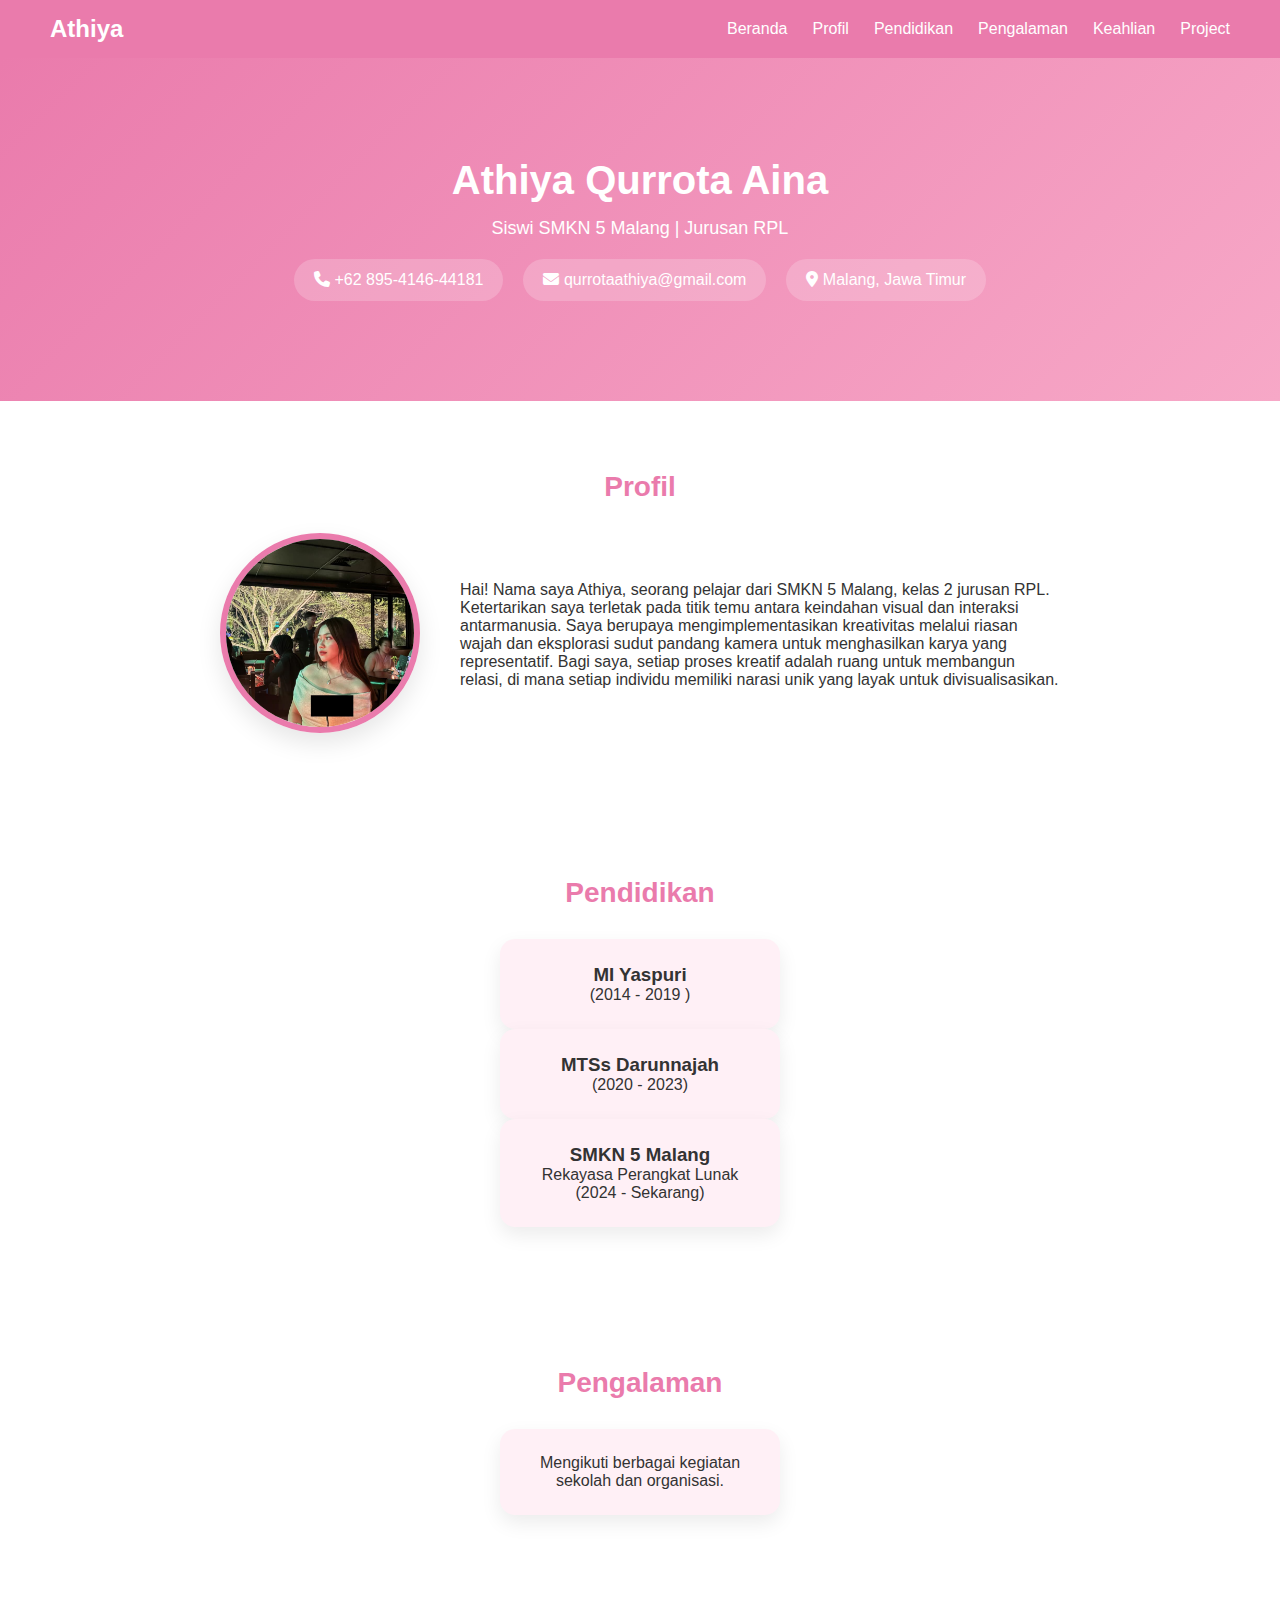
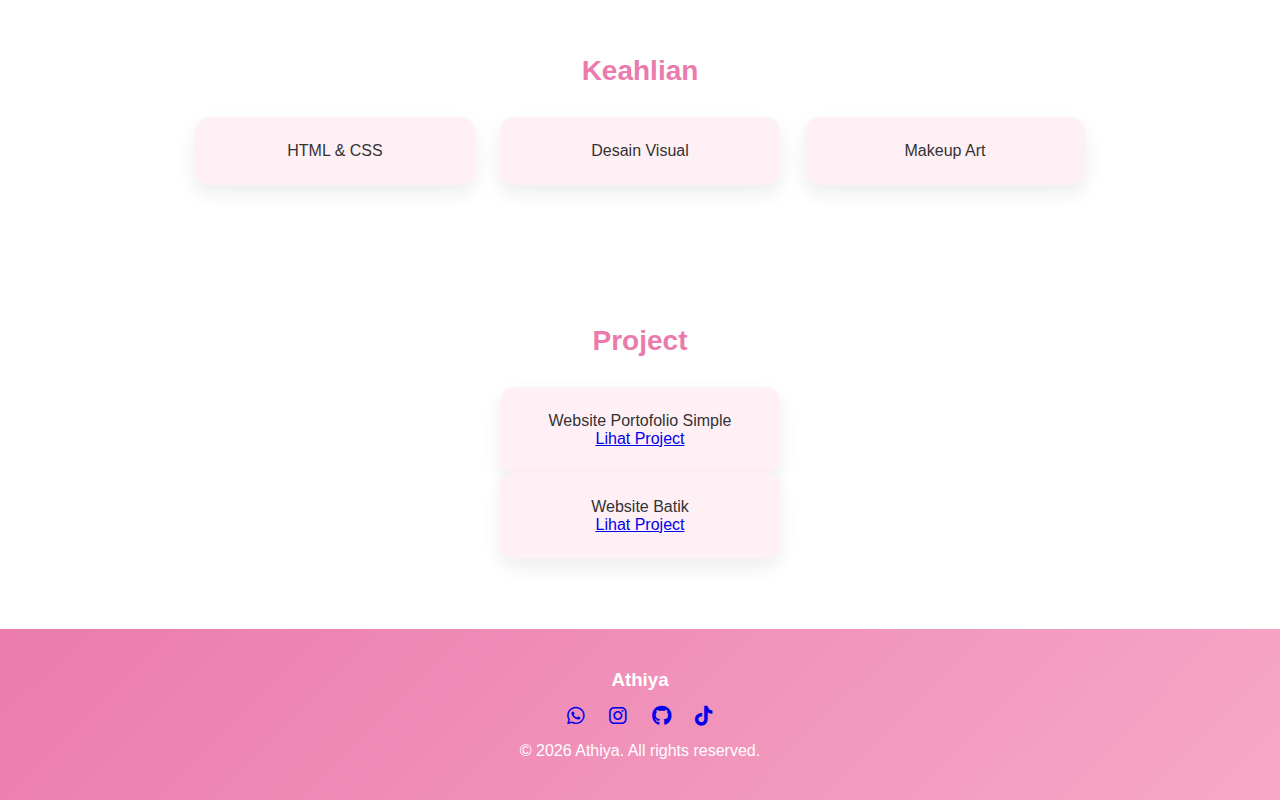
<file: index.html>
<!DOCTYPE html>
<html lang="id">
<head>
<meta charset="UTF-8">
<meta name="viewport" content="width=device-width, initial-scale=1.0">
<title>Portofolio Athiya</title>

<!-- ICON -->
<link rel="stylesheet" href="https://cdnjs.cloudflare.com/ajax/libs/font-awesome/6.5.0/css/all.min.css">

<style>
* {
  margin: 0;
  padding: 0;
  box-sizing: border-box;
  font-family: 'Segoe UI', sans-serif;
  scroll-behavior: smooth;
}

body {
  background: #fff;
  color: #333;
}

/* NAVBAR */
nav {
  background: #ea7bac;
  padding: 15px 50px;
  display: flex;
  justify-content: space-between;
  align-items: center;
  position: sticky;
  top: 0;
  z-index: 1000;
}

nav h2 {
  color: white;
}

nav ul {
  list-style: none;
  display: flex;
  gap: 25px;
}

nav ul li a {
  text-decoration: none;
  color: white;
  font-weight: 500;
  transition: 0.3s;
}

nav ul li a:hover {
  opacity: 0.7;
}

/* HERO */
.hero {
  background: linear-gradient(135deg, #ea7bac, #f7a8c7);
  color: white;
  text-align: center;
  padding: 100px 20px;
}

.hero h1 {
  font-size: 40px;
  margin-bottom: 15px;
}

.hero p {
  font-size: 18px;
  margin-bottom: 20px;
}

.contact-info {
  display: flex;
  justify-content: center;
  gap: 20px;
  flex-wrap: wrap;
}

.contact-info div {
  background: rgba(255,255,255,0.2);
  padding: 12px 20px;
  border-radius: 25px;
}

/* SECTION UMUM */
section {
  padding: 70px 20px;
  text-align: center;
}

section h2 {
  margin-bottom: 30px;
  color: #ea7bac;
  font-size: 28px;
}

/* PROFIL */
.profile-container {
  display: flex;
  justify-content: center;
  align-items: center;
  gap: 40px;
  flex-wrap: wrap;
}

.profile-image img {
  width: 200px;
  height: 200px;
  border-radius: 50%;
  object-fit: cover;
  border: 6px solid #ea7bac;
  box-shadow: 0 10px 25px rgba(0,0,0,0.1);
}

.profile-text {
  max-width: 600px;
  text-align: left;
}

/* CARD */
.card-container {
  display: flex;
  justify-content: center;
  flex-wrap: wrap;
  gap: 25px;
}

.card {
  background: #fff0f6;
  padding: 25px;
  border-radius: 15px;
  width: 280px;
  box-shadow: 0 8px 20px rgba(0,0,0,0.08);
  transition: 0.3s;
}

.card:hover {
  transform: translateY(-5px);
}

/* FOOTER */
footer {
  background: linear-gradient(135deg, #ea7bac, #f7a8c7);
  color: white;
  text-align: center;
  padding: 40px 20px;
}

.social-icons {
  margin: 15px 0;
}

.social-icons i {
  margin: 0 10px;
  font-size: 20px;
  cursor: pointer;
  transition: 0.3s;
}

.social-icons i:hover {
  opacity: 0.7;
}

/* RESPONSIVE */
@media(max-width: 768px) {
  .profile-text {
    text-align: center;
  }
}
</style>
</head>

<body>

<!-- NAVBAR -->
<nav>
  <h2>Athiya</h2>
  <ul>
    <li><a href="#beranda">Beranda</a></li>
    <li><a href="#profil">Profil</a></li>
    <li><a href="#pendidikan">Pendidikan</a></li>
    <li><a href="#pengalaman">Pengalaman</a></li>
    <li><a href="#keahlian">Keahlian</a></li>
    <li><a href="#project">Project</a></li>
  </ul>
</nav>

<!-- HERO -->
<section class="hero" id="beranda">
  <h1>Athiya Qurrota Aina</h1>
  <p>Siswi SMKN 5 Malang | Jurusan RPL</p>

  <div class="contact-info">
    <div><i class="fa fa-phone"></i> +62 895-4146-44181</div>
    <div><i class="fa fa-envelope"></i> qurrotaathiya@gmail.com</div>
    <div><i class="fa fa-location-dot"></i> Malang, Jawa Timur</div>
  </div>
</section>

<!-- PROFIL -->
<section id="profil">
  <h2>Profil</h2>
  <div class="profile-container">
    <div class="profile-image">
      <img src="Gambar WhatsApp 2025-10-01 pukul 07.59.13_36f36164.jpg" alt="Foto Athiya">
    </div>

    <div class="profile-text">
      <p>
        Hai! Nama saya Athiya, seorang pelajar dari SMKN 5 Malang, kelas 2 jurusan RPL.
        Ketertarikan saya terletak pada titik temu antara keindahan visual dan interaksi antarmanusia.
        Saya berupaya mengimplementasikan kreativitas melalui riasan wajah dan eksplorasi sudut pandang kamera
        untuk menghasilkan karya yang representatif. Bagi saya, setiap proses kreatif adalah ruang
        untuk membangun relasi, di mana setiap individu memiliki narasi unik yang layak untuk divisualisasikan.
      </p>
    </div>
  </div>
</section>

<!-- PENDIDIKAN -->
<section id="pendidikan">
  <h2>Pendidikan</h2>
    <div class="card-container">
    <div class="card">
      <h3>MI Yaspuri</h3>
      <p>(2014 - 2019 )</p>
    </div>
  </div>
    <div class="card-container">
    <div class="card">
      <h3>MTSs Darunnajah</h3>
      <p>(2020 - 2023)</p>
    </div>
  </div>
  <div class="card-container">
    <div class="card">
      <h3>SMKN 5 Malang</h3>
      <p>Rekayasa Perangkat Lunak (2024 - Sekarang)</p>
    </div>
  </div>
</section>

<!-- PENGALAMAN -->
<section id="pengalaman">
  <h2>Pengalaman</h2>
  <div class="card-container">
    <div class="card">
      <p>Mengikuti berbagai kegiatan sekolah dan organisasi.</p>
    </div>
  </div>
</section>

<!-- KEAHLIAN -->
<section id="keahlian">
  <h2>Keahlian</h2>
  <div class="card-container">
    <div class="card">HTML & CSS</div>
    <div class="card">Desain Visual</div>
    <div class="card">Makeup Art</div>
  </div>
</section>

<!-- PROJECT -->
<section id="project">
  <h2>Project</h2>
  <div class="card-container">
    <div class="card">
      <p>Website Portofolio Simple</p>
      <a href="index2.html">Lihat Project</a>
    </div>
  </div>
  <div class="card-container">
    <div class="card">
      <p>Website Batik</p>
      <a href="batik.html">Lihat Project</a>
    </div>
  </div>
</section>

<!-- FOOTER -->
<footer>
  <h3>Athiya</h3>

  <div class="social-icons">
    <a href="https://wa.me/qr/6ENZVSJUW6KZL1"><i class="fab fa-whatsapp"></i></a>
    <a href="https://www.instagram.com/thyynaaaa"><i class="fab fa-instagram"></i></a>
    <a href="https://github.com/athiya03"><i class="fab fa-github"></i></a>
    <a href="https://www.tiktok.com/@mothenna_"><i class="fab fa-tiktok"></i></a>
  </div>

  <p>© 2026 Athiya. All rights reserved.</p>
</footer>

</body>
</html>
</file>
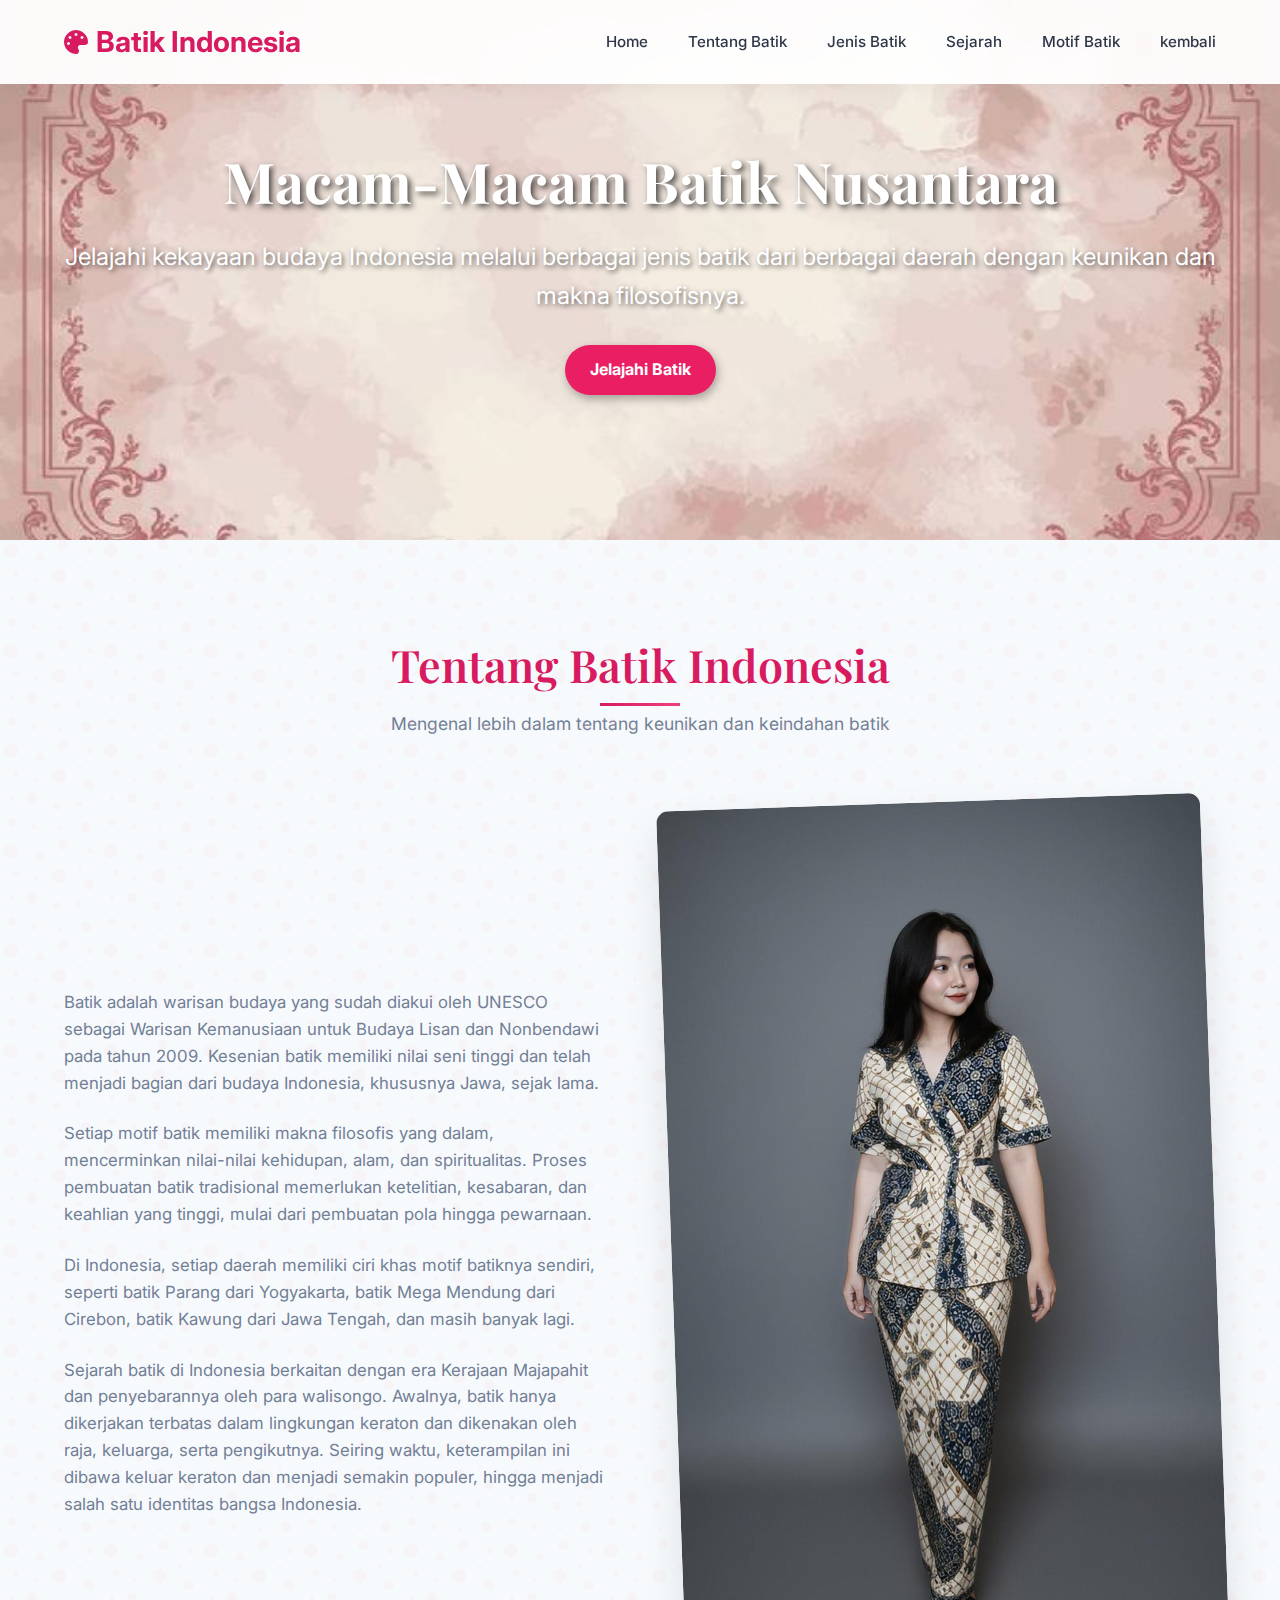
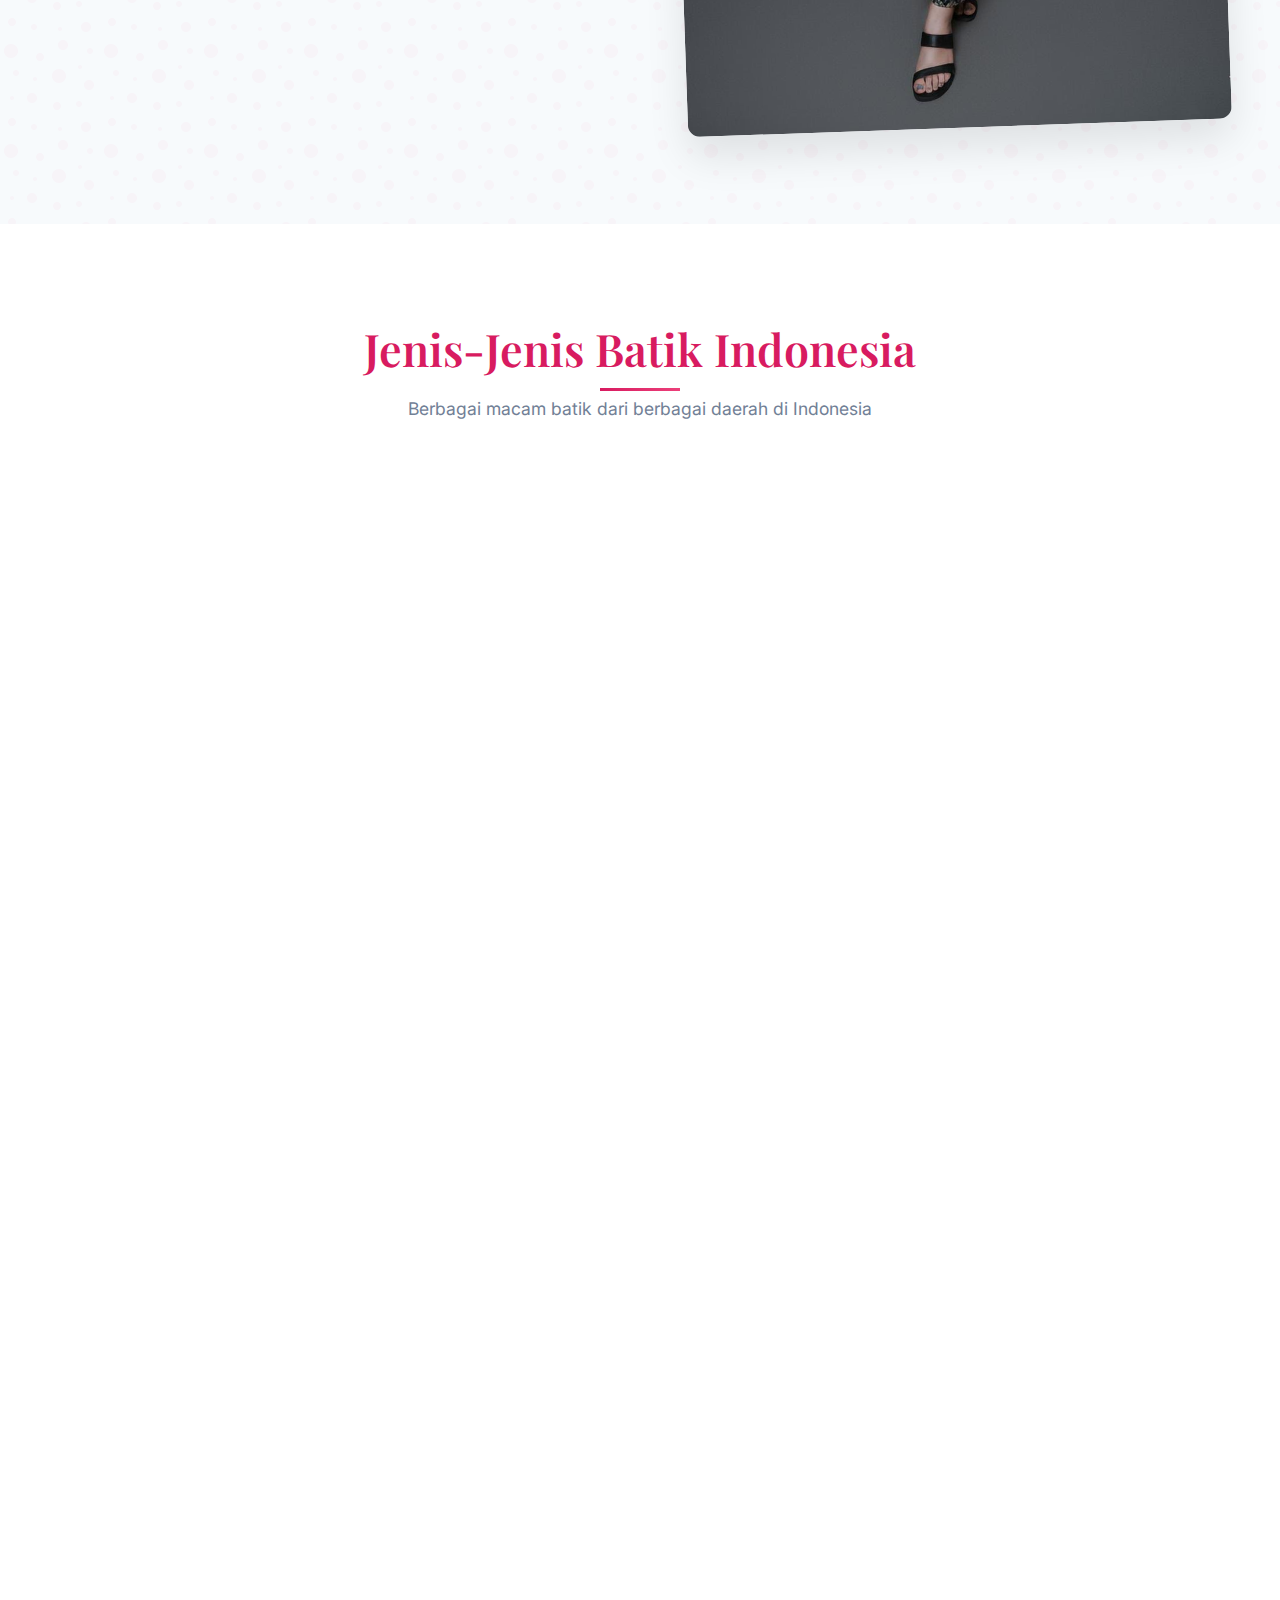
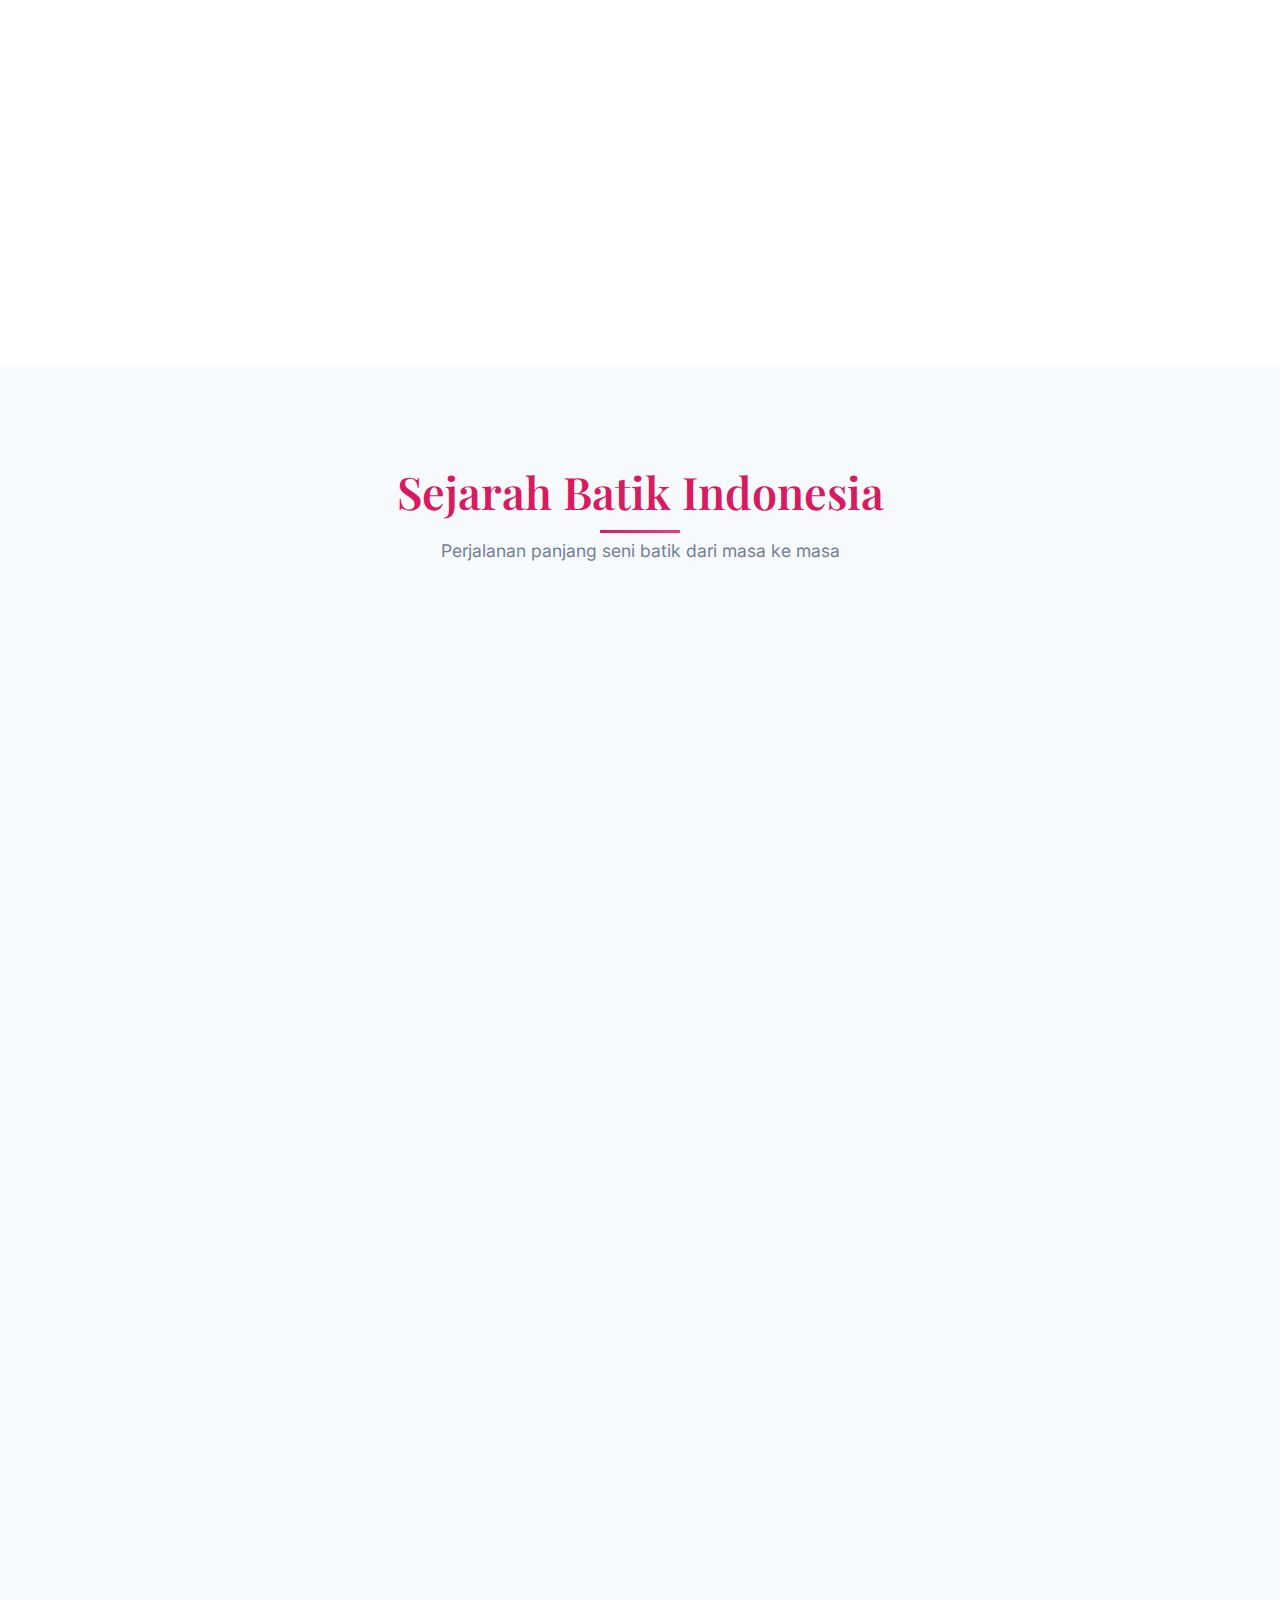
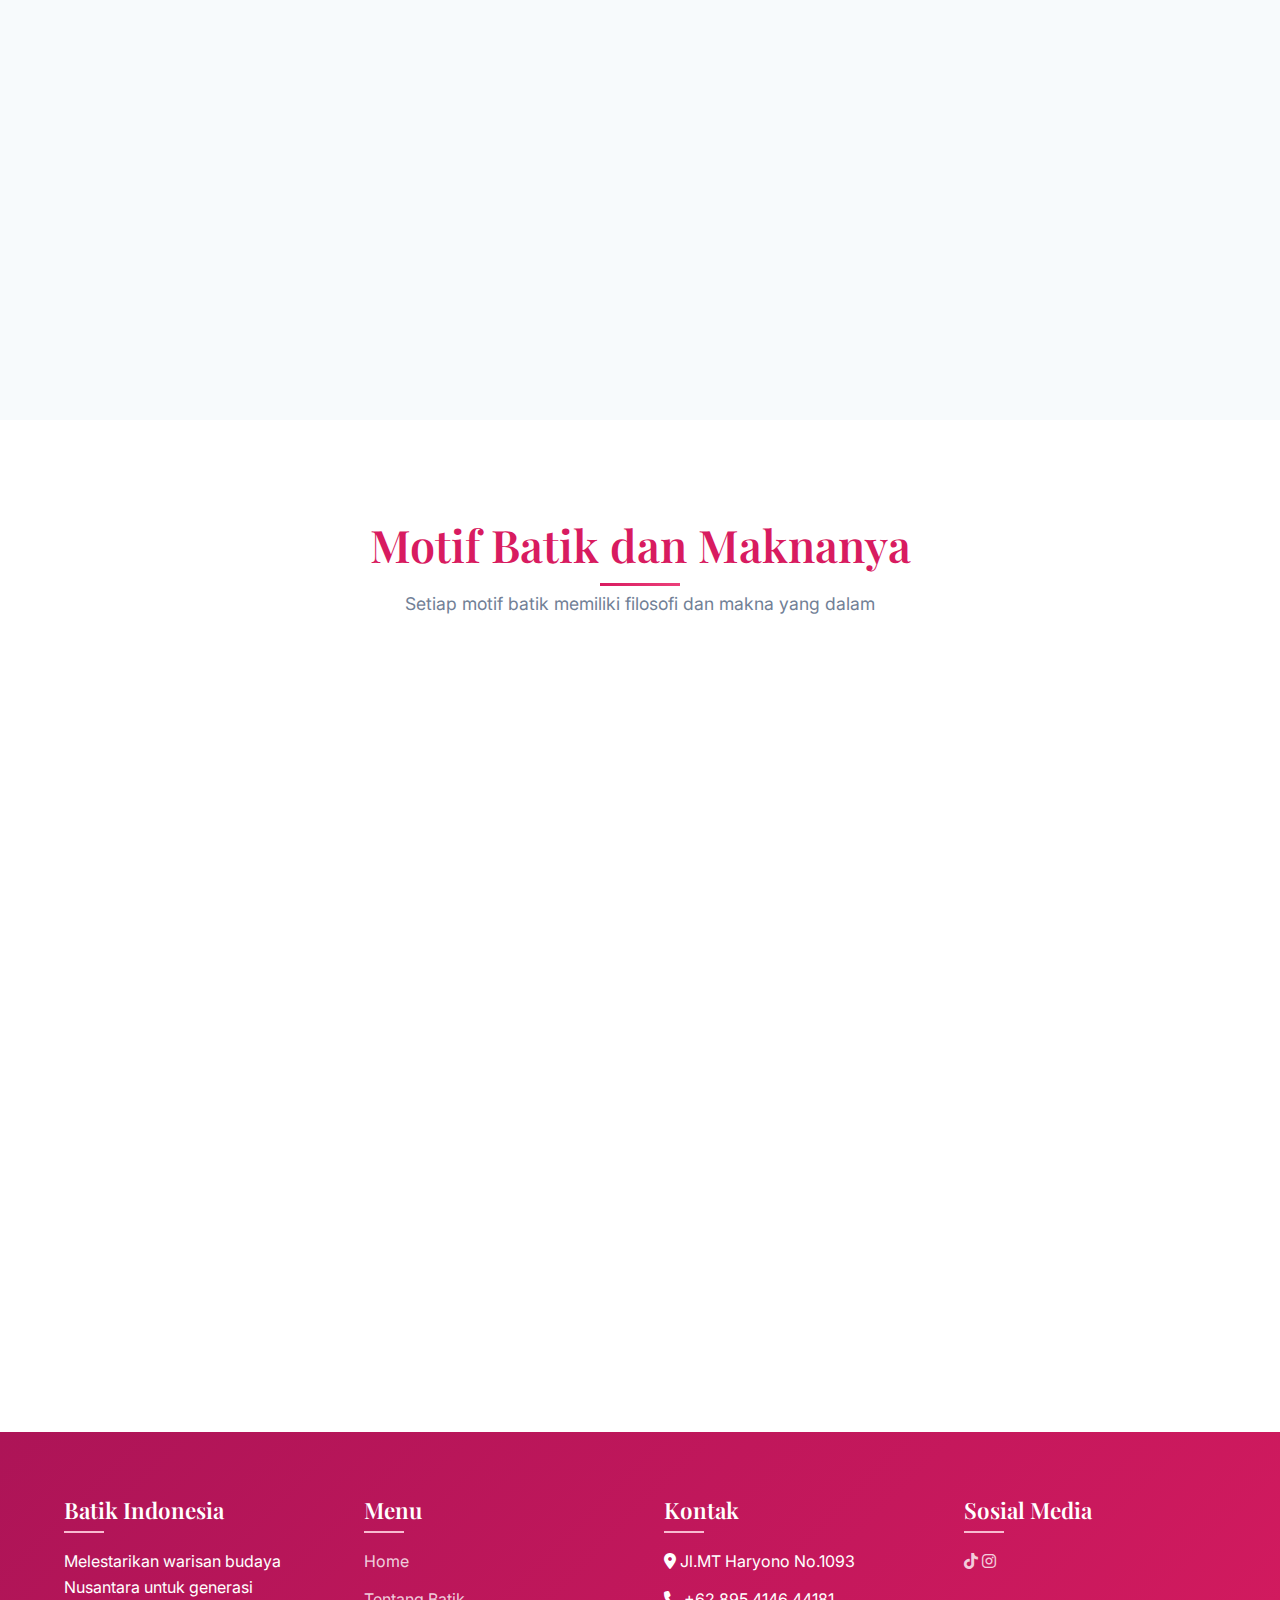
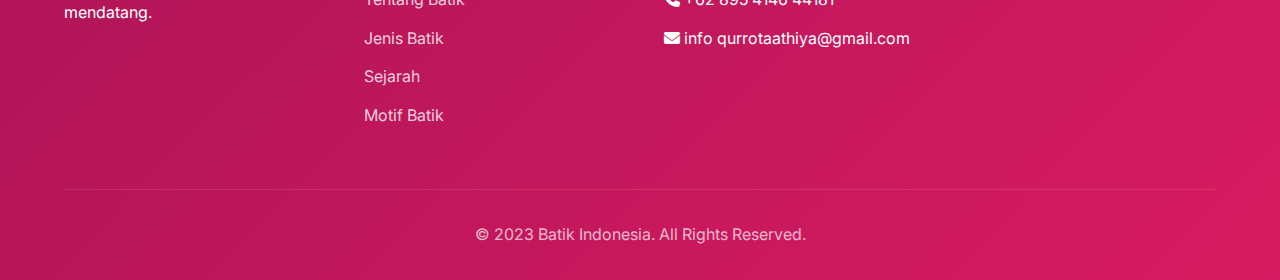
<file: batik.html>
<!DOCTYPE html>
<html lang="id">
  <head>
    <meta charset="UTF-8" />
    <meta name="viewport" content="width=device-width, initial-scale=1.0" />
    <title>Macam - Macam Batik Indonesia</title>
    <link rel="stylesheet" href="https://cdnjs.cloudflare.com/ajax/libs/font-awesome/6.4.0/css/all.min.css" />
    <link href="https://fonts.googleapis.com/css2?family=Playfair+Display:wght@400;500;600;700&family=Inter:wght@300;400;500;600&display=swap" rel="stylesheet" />
    <style>
      /* Variabel Warna Pink Elegant */
      :root {
        --primary-pink: #d81b60;
        --secondary-pink: #ec407a;
        --light-pink: #fce4ec;
        --dark-pink: #ad1457;
        --accent-pink: #f8bbd0;
        --text-dark: #2d3748;
        --text-light: #718096;
        --white: #ffffff;
        --light-gray: #f7fafc;
      }

      /* Reset dan Base Styles */
      * {
        margin: 0;
        padding: 0;
        box-sizing: border-box;
      }

      html {
        scroll-behavior: smooth;
      }

      body {
        font-family: "Inter", sans-serif;
        color: var(--text-dark);
        line-height: 1.6;
        background-color: var(--white);
        overflow-x: hidden;
      }

      h1,
      h2,
      h3,
      h4,
      h5 {
        font-family: "Playfair Display", serif;
        font-weight: 600;
        line-height: 1.3;
      }

      .container {
        width: 90%;
        max-width: 1200px;
        margin: 0 auto;
      }

      .section-padding {
        padding: 6rem 0;
      }

      /* Header Styles */
      header {
        background-color: rgba(255, 255, 255, 0.95);
        backdrop-filter: blur(10px);
        box-shadow: 0 2px 20px rgba(0, 0, 0, 0.05);
        position: fixed;
        top: 0;
        left: 0;
        width: 100%;
        z-index: 1000;
        transition: all 0.3s ease;
      }

      .nav-container {
        display: flex;
        justify-content: space-between;
        align-items: center;
        padding: 1.2rem 0;
      }

      .logo {
        font-size: 1.8rem;
        font-weight: 700;
        color: var(--primary-pink);
        display: flex;
        align-items: center;
      }

      .logo i {
        margin-right: 0.5rem;
        font-size: 1.5rem;
      }

      nav ul {
        display: flex;
        list-style: none;
      }

      nav ul li {
        margin-left: 2.5rem;
      }

      nav ul li a {
        text-decoration: none;
        color: var(--text-dark);
        font-weight: 500;
        transition: color 0.3s;
        position: relative;
        font-size: 0.95rem;
      }

      nav ul li a:hover {
        color: var(--primary-pink);
      }

      nav ul li a::after {
        content: "";
        position: absolute;
        bottom: -5px;
        left: 0;
        width: 0;
        height: 2px;
        background-color: var(--primary-pink);
        transition: width 0.3s;
      }

      nav ul li a:hover::after {
        width: 100%;
      }
      .hero {
        background: url(SACHI.jpg) no-repeat center center/cover;
        height: 60vh; /* tidak full screen */
        display: flex;
        align-items: center;
        justify-content: center;
        text-align: center;
        color: white;
      }

      /* pisahkan selector di luar block .hero */
      .hero h1 {
        font-size: 3.5rem;
        font-weight: bold;
        margin-bottom: 20px;
        text-shadow: 3px 3px 6px rgba(0, 0, 0, 0.7);
      }

      .hero p {
        font-size: 1.5rem;
        margin-bottom: 30px;
        text-shadow: 2px 2px 5px rgba(0, 0, 0, 0.6);
      }

      .hero .btn {
        display: inline-block;
        padding: 12px 25px;
        background: #e91e63;
        color: white;
        border-radius: 25px;
        text-decoration: none;
        font-weight: bold;
        box-shadow: 2px 4px 10px rgba(0, 0, 0, 0.3);
        transition: 0.3s;
      }

      .hero .btn:hover {
        background: #c2185b;
        transform: scale(1.05);
      }

      /* Section Styles */
      .section-title {
        text-align: center;
        margin-bottom: 4rem;
      }

      .section-title h2 {
        font-size: 2.8rem;
        color: var(--primary-pink);
        margin-bottom: 1rem;
        position: relative;
        display: inline-block;
      }

      .section-title h2::after {
        content: "";
        position: absolute;
        bottom: -12px;
        left: 50%;
        transform: translateX(-50%);
        width: 80px;
        height: 3px;
        background: linear-gradient(to right, var(--primary-pink), var(--secondary-pink));
      }

      .section-title p {
        font-size: 1.1rem;
        color: var(--text-light);
        max-width: 600px;
        margin: 0 auto;
      }

      /* About Section */
      .about {
        background-color: var(--light-gray);
        position: relative;
      }

      .about::before {
        content: "";
        position: absolute;
        top: 0;
        left: 0;
        width: 100%;
        height: 100%;
        background-image: url("data:image/svg+xml,%3Csvg width='100' height='100' viewBox='0 0 100 100' xmlns='http://www.w3.org/2000/svg'%3E%3Cpath d='M11 18c3.866 0 7-3.134 7-7s-3.134-7-7-7-7 3.134-7 7 3.134 7 7 7zm48 25c3.866 0 7-3.134 7-7s-3.134-7-7-7-7 3.134-7 7 3.134 7 7 7zm-43-7c1.657 0 3-1.343 3-3s-1.343-3-3-3-3 1.343-3 3 1.343 3 3 3zm63 31c1.657 0 3-1.343 3-3s-1.343-3-3-3-3 1.343-3 3 1.343 3 3 3zM34 90c1.657 0 3-1.343 3-3s-1.343-3-3-3-3 1.343-3 3 1.343 3 3 3zm56-76c1.657 0 3-1.343 3-3s-1.343-3-3-3-3 1.343-3 3 1.343 3 3 3zM12 86c2.21 0 4-1.79 4-4s-1.79-4-4-4-4 1.79-4 4 1.79 4 4 4zm28-65c2.21 0 4-1.79 4-4s-1.79-4-4-4-4 1.79-4 4 1.79 4 4 4zm23-11c2.76 0 5-2.24 5-5s-2.24-5-5-5-5 2.24-5 5 2.24 5 5 5zm-6 60c2.21 0 4-1.79 4-4s-1.79-4-4-4-4 1.79-4 4 1.79 4 4 4zm29 22c2.76 0 5-2.24 5-5s-2.24-5-5-5-5 2.24-5 5 2.24 5 5 5zM32 63c2.76 0 5-2.24 5-5s-2.24-5-5-5-5 2.24-5 5 2.24 5 5 5zm57-13c2.76 0 5-2.24 5-5s-2.24-5-5-5-5 2.24-5 5 2.24 5 5 5zm-9-21c1.105 0 2-.895 2-2s-.895-2-2-2-2 .895-2 2 .895 2 2 2zM60 91c1.105 0 2-.895 2-2s-.895-2-2-2-2 .895-2 2 .895 2 2 2zM35 41c1.105 0 2-.895 2-2s-.895-2-2-2-2 .895-2 2 .895 2 2 2zM12 60c1.105 0 2-.895 2-2s-.895-2-2-2-2 .895-2 2 .895 2 2 2z' fill='%23f8bbd0' fill-opacity='0.2' fill-rule='evenodd'/%3E%3C/svg%3E");
        opacity: 0.5;
      }

      .about-content {
        display: flex;
        align-items: center;
        gap: 4rem;
        position: relative;
        z-index: 2;
      }

      .about-text {
        flex: 1;
      }

      .about-text p {
        margin-bottom: 1.5rem;
        color: var(--text-light);
        font-size: 1.05rem;
      }

      .about-image {
        flex: 1;
        border-radius: 12px;
        overflow: hidden;
        box-shadow: 0 20px 40px rgba(0, 0, 0, 0.1);
        transform: rotate(-2deg);
        transition: transform 0.5s ease;
      }

      .about-image:hover {
        transform: rotate(0deg);
      }

      .about-image img {
        width: 100%;
        height: auto;
        display: block;
        transition: transform 0.5s ease;
      }

      .about-image:hover img {
        transform: scale(1.05);
      }

      /* Jenis Batik Section */
      .jenis-batik {
        background-color: var(--white);
      }

      .batik-grid {
        display: grid;
        grid-template-columns: repeat(auto-fill, minmax(350px, 1fr));
        gap: 2.5rem;
      }

      .batik-card {
        background-color: white;
        border-radius: 12px;
        overflow: hidden;
        box-shadow: 0 10px 30px rgba(0, 0, 0, 0.08);
        transition: transform 0.3s, box-shadow 0.3s;
        position: relative;
      }

      .batik-card:hover {
        transform: translateY(-10px);
        box-shadow: 0 20px 40px rgba(0, 0, 0, 0.15);
      }

      .batik-image {
        height: 250px;
        overflow: hidden;
        position: relative;
      }

      .batik-image::after {
        content: "";
        position: absolute;
        top: 0;
        left: 0;
        width: 100%;
        height: 100%;
        background: linear-gradient(to bottom, transparent, rgba(0, 0, 0, 0.1));
      }

      .batik-image img {
        width: 100%;
        height: 100%;
        object-fit: cover;
        transition: transform 0.5s;
      }

      .batik-card:hover .batik-image img {
        transform: scale(1.1);
      }

      .batik-info {
        padding: 1.8rem;
      }

      .batik-info h3 {
        color: var(--primary-pink);
        margin-bottom: 0.8rem;
        font-size: 1.4rem;
      }

      .batik-origin {
        display: inline-block;
        background-color: var(--light-pink);
        color: var(--primary-pink);
        padding: 0.3rem 0.8rem;
        border-radius: 20px;
        font-size: 0.85rem;
        font-weight: 500;
        margin-bottom: 1rem;
      }

      .batik-info p {
        color: var(--text-light);
        margin-bottom: 1.2rem;
        line-height: 1.6;
      }

      .batik-features {
        display: flex;
        flex-wrap: wrap;
        gap: 0.8rem;
        margin-top: 1rem;
      }

      .batik-feature {
        background-color: var(--light-gray);
        color: var(--text-dark);
        padding: 0.4rem 0.8rem;
        border-radius: 20px;
        font-size: 0.8rem;
        font-weight: 500;
      }

      /* Sejarah Section */
      .sejarah {
        background-color: var(--light-gray);
      }

      .sejarah-content {
        display: flex;
        flex-direction: column;
        gap: 3rem;
      }

      .sejarah-item {
        display: flex;
        align-items: center;
        gap: 3rem;
      }

      .sejarah-image {
        flex: 1;
        border-radius: 12px;
        overflow: hidden;
        box-shadow: 0 15px 30px rgba(0, 0, 0, 0.1);
      }

      .sejarah-image img {
        width: 100%;
        height: auto;
        display: block;
      }

      .sejarah-text {
        flex: 1;
      }

      .sejarah-text h3 {
        color: var(--primary-pink);
        margin-bottom: 1.2rem;
        font-size: 1.5rem;
      }

      .sejarah-text p {
        color: var(--text-light);
        margin-bottom: 1.2rem;
      }

      /* Motif Section */
      .motif {
        background-color: var(--white);
      }

      .motif-grid {
        display: grid;
        grid-template-columns: repeat(auto-fill, minmax(300px, 1fr));
        gap: 2rem;
      }

      .motif-card {
        text-align: center;
        padding: 2rem;
        border-radius: 12px;
        background-color: var(--light-gray);
        transition: transform 0.3s, background-color 0.3s;
      }

      .motif-card:hover {
        transform: translateY(-5px);
        background-color: var(--light-pink);
      }

      .motif-icon {
        width: 80px;
        height: 80px;
        background: linear-gradient(135deg, var(--primary-pink), var(--secondary-pink));
        border-radius: 50%;
        display: flex;
        align-items: center;
        justify-content: center;
        margin: 0 auto 1.5rem;
        color: white;
        font-size: 2rem;
      }

      .motif-card h3 {
        color: var(--primary-pink);
        margin-bottom: 1rem;
      }

      .motif-card p {
        color: var(--text-light);
      }

      /* Footer */
      footer {
        background: linear-gradient(135deg, var(--dark-pink), var(--primary-pink));
        color: white;
        padding: 4rem 0 2rem;
      }

      .footer-content {
        display: grid;
        grid-template-columns: repeat(auto-fit, minmax(250px, 1fr));
        gap: 3rem;
        margin-bottom: 3rem;
      }

      .footer-column h3 {
        font-size: 1.4rem;
        margin-bottom: 1.5rem;
        position: relative;
        display: inline-block;
      }

      .footer-column h3::after {
        content: "";
        position: absolute;
        bottom: -8px;
        left: 0;
        width: 40px;
        height: 2px;
        background-color: var(--accent-pink);
      }

      .footer-links {
        list-style: none;
      }

      .footer-links li {
        margin-bottom: 0.8rem;
      }

      .footer-links a {
        color: rgba(255, 255, 255, 0.8);
        text-decoration: none;
        transition: color 0.3s;
      }

      .footer-links a:hover {
        color: white;
      }

      .social-links {
        display: flex;
        gap: 1rem;
        margin-top: 1.5rem;
      }

      .social-links a {
        display: inline-flex;
        align-items: center;
        justify-content: center;
        width: 40px;
        height: 40px;
        background-color: rgba(255, 255, 255, 0.1);
        color: white;
        border-radius: 50%;
        text-decoration: none;
        transition: all 0.3s;
      }

      .social-links a:hover {
        background-color: white;
        color: var(--primary-pink);
        transform: translateY(-3px);
      }

      .footer-bottom {
        text-align: center;
        padding-top: 2rem;
        border-top: 1px solid rgba(255, 255, 255, 0.1);
        color: rgba(255, 255, 255, 0.7);
      }

      /* Responsive Styles */
      @media (max-width: 992px) {
        .about-content {
          flex-direction: column;
        }

        .sejarah-item {
          flex-direction: column;
        }

        .batik-grid {
          grid-template-columns: repeat(auto-fill, minmax(300px, 1fr));
        }
      }

      @media (max-width: 768px) {
        .nav-container {
          flex-direction: column;
          padding: 1rem 0;
        }

        nav ul {
          margin-top: 1rem;
          flex-wrap: wrap;
          justify-content: center;
        }

        nav ul li {
          margin: 0.5rem 1rem;
        }

        .hero h1 {
          font-size: 2.5rem;
        }

        .section-title h2 {
          font-size: 2.2rem;
        }

        .batik-grid {
          grid-template-columns: repeat(auto-fill, minmax(280px, 1fr));
        }
      }

      /* Animations */
      @keyframes fadeInUp {
        from {
          opacity: 0;
          transform: translateY(30px);
        }
        to {
          opacity: 1;
          transform: translateY(0);
        }
      }

      .fade-in {
        animation: fadeInUp 0.8s ease forwards;
      }

      .delay-1 {
        animation-delay: 0.2s;
      }

      .delay-2 {
        animation-delay: 0.4s;
      }
    </style>
  </head>
  <body>
    <!-- Header -->
    <header>
      <div class="container nav-container">
        <div class="logo">
          <i class="fas fa-palette"></i>
          Batik Indonesia
        </div>
        <nav>
          <ul>
            <li><a href="#home">Home</a></li>
            <li><a href="#about">Tentang Batik</a></li>
            <li><a href="#jenis">Jenis Batik</a></li>
            <li><a href="#sejarah">Sejarah</a></li>
            <li><a href="#motif">Motif Batik</a></li>
            <li class="nav-item">
              <a class="nav-link" href="index.html">kembali</a>
            </li>
          </ul>
        </nav>
      </div>
    </header>

    <!-- Hero Section -->
    <section id="home" class="hero">
      <div class="container hero-content">
        <h1 class="fade-in">Macam-Macam Batik Nusantara</h1>
        <p class="fade-in delay-1">Jelajahi kekayaan budaya Indonesia melalui berbagai jenis batik dari berbagai daerah dengan keunikan dan makna filosofisnya.</p>
        <a href="#jenis" class="btn fade-in delay-2">Jelajahi Batik</a>
      </div>
    </section>

    <!-- About Section -->
    <section id="about" class="about section-padding">
      <div class="container">
        <div class="section-title">
          <h2>Tentang Batik Indonesia</h2>
          <p>Mengenal lebih dalam tentang keunikan dan keindahan batik</p>
        </div>
        <div class="about-content">
          <div class="about-text">
            <p>
              Batik adalah warisan budaya yang sudah diakui oleh UNESCO sebagai Warisan Kemanusiaan untuk Budaya Lisan dan Nonbendawi pada tahun 2009. Kesenian batik memiliki nilai seni tinggi dan telah menjadi bagian dari budaya
              Indonesia, khususnya Jawa, sejak lama.
            </p>
            <p>
              Setiap motif batik memiliki makna filosofis yang dalam, mencerminkan nilai-nilai kehidupan, alam, dan spiritualitas. Proses pembuatan batik tradisional memerlukan ketelitian, kesabaran, dan keahlian yang tinggi, mulai dari
              pembuatan pola hingga pewarnaan.
            </p>
            <p>Di Indonesia, setiap daerah memiliki ciri khas motif batiknya sendiri, seperti batik Parang dari Yogyakarta, batik Mega Mendung dari Cirebon, batik Kawung dari Jawa Tengah, dan masih banyak lagi.</p>
            <p>
              Sejarah batik di Indonesia berkaitan dengan era Kerajaan Majapahit dan penyebarannya oleh para walisongo. Awalnya, batik hanya dikerjakan terbatas dalam lingkungan keraton dan dikenakan oleh raja, keluarga, serta pengikutnya.
              Seiring waktu, keterampilan ini dibawa keluar keraton dan menjadi semakin populer, hingga menjadi salah satu identitas bangsa Indonesia.
            </p>
          </div>
          <div class="about-image">
            <img src="image.png" alt="Proses Membatik" />
          </div>
        </div>
      </div>
    </section>

    <!-- Jenis Batik Section -->
    <section id="jenis" class="jenis-batik section-padding">
      <div class="container">
        <div class="section-title">
          <h2>Jenis-Jenis Batik Indonesia</h2>
          <p>Berbagai macam batik dari berbagai daerah di Indonesia</p>
        </div>
        <div class="batik-grid">
          <!-- Batik 1 -->
          <div class="batik-card">
            <div class="batik-image">
              <img src="download (4).jpg" alt="Batik Parang" />
            </div>
            <div class="batik-info">
              <h3>Batik Parang</h3>
              <span class="batik-origin">Yogyakarta & Solo</span>
              <p>Batik Parang adalah salah satu motif batik tertua di Indonesia. Motifnya berupa garis menyerupai ombak laut yang melambangkan kesinambungan, semangat yang tidak pernah putus, dan kesinambungan dalam bekerja.</p>
              <div class="batik-features">
                <span class="batik-feature">Motif Garis Diagonal</span>
                <span class="batik-feature">Simbol Kesinambungan</span>
                <span class="batik-feature">Warna Coklat & Biru</span>
              </div>
            </div>
          </div>

          <!-- Batik 2 -->
          <div class="batik-card">
            <div class="batik-image">
              <img src="download (3).jpg" alt="Batik Mega Mendung" />
            </div>
            <div class="batik-info">
              <h3>Batik Mega Mendung</h3>
              <span class="batik-origin">Cirebon</span>
              <p>Batik Mega Mendung merupakan motif batik khas Cirebon dengan gambar berbentuk awan yang besar dan berwarna-warni. Motif ini melambangkan kesabaran dan tidak mudah marah dalam menghadapi masalah kehidupan.</p>
              <div class="batik-features">
                <span class="batik-feature">Motif Awan</span>
                <span class="batik-feature">Warna Cerah</span>
                <span class="batik-feature">Simbol Kesabaran</span>
              </div>
            </div>
          </div>

          <!-- Batik 3 -->
          <div class="batik-card">
            <div class="batik-image">
              <img src="download (5).jpg" alt="Batik Kawung" />
            </div>
            <div class="batik-info">
              <h3>Batik Kawung</h3>
              <span class="batik-origin">Jawa Tengah</span>
              <p>Batik Kawung memiliki motif geometris berbentuk bulatan seperti buah kawung (sejenis kelapa) yang tersusun rapi. Motif ini melambangkan kesempurnaan, kemurnian, dan keadilan.</p>
              <div class="batik-features">
                <span class="batik-feature">Motif Geometris</span>
                <span class="batik-feature">Simbol Kesempurnaan</span>
                <span class="batik-feature">Warna Coklat & Hitam</span>
              </div>
            </div>
          </div>

          <!-- Batik 4 -->
          <div class="batik-card">
            <div class="batik-image">
              <img src="download (6).jpg" alt="Batik Sekar Jagad" />
            </div>
            <div class="batik-info">
              <h3>Batik Sekar Jagad</h3>
              <span class="batik-origin">Yogyakarta</span>
              <p>Batik Sekar Jagad memiliki motif yang menggambarkan peta dunia dengan berbagai corak yang beragam. Motif ini melambangkan keindahan dan keragaman yang ada di seluruh dunia.</p>
              <div class="batik-features">
                <span class="batik-feature">Motif Peta Dunia</span>
                <span class="batik-feature">Simbol Keragaman</span>
                <span class="batik-feature">Warna-warni</span>
              </div>
            </div>
          </div>

          <!-- Batik 5 -->
          <div class="batik-card">
            <div class="batik-image">
              <img src="batik tasikmalaya (1).jpg" alt="Batik Priyangan" />
            </div>
            <div class="batik-info">
              <h3>Batik Priyangan</h3>
              <span class="batik-origin">Tasikmalaya</span>
              <p>Batik Priyangan dari Tasikmalaya memiliki motif yang rapat, rapi, dan biasanya berwarna cerah. Motif ini melambangkan ketelitian, kerapian, dan keceriaan dalam kehidupan.</p>
              <div class="batik-features">
                <span class="batik-feature">Motif Rapat & Rapi</span>
                <span class="batik-feature">Warna Cerah</span>
                <span class="batik-feature">Simbol Ketelitian</span>
              </div>
            </div>
          </div>

          <!-- Batik 6 -->
          <div class="batik-card">
            <div class="batik-image">
              <img src="batik_lesem_blogq.jpg" alt="Batik Lasem" />
            </div>
            <div class="batik-info">
              <h3>Batik Lasem</h3>
              <span class="batik-origin">Rembang</span>
              <p>Batik Lasem memiliki ciri khas warna merah yang kuat, dipengaruhi oleh budaya Tionghoa. Motifnya seringkali menggabungkan unsur budaya Jawa dan Tionghoa, melambangkan kerukunan antar budaya.</p>
              <div class="batik-features">
                <span class="batik-feature">Warna Merah Khas</span>
                <span class="batik-feature">Pengaruh Tionghoa</span>
                <span class="batik-feature">Simbol Kerukunan</span>
              </div>
            </div>
          </div>
        </div>
      </div>
    </section>

    <!-- Sejarah Section -->
    <section id="sejarah" class="sejarah section-padding">
      <div class="container">
        <div class="section-title">
          <h2>Sejarah Batik Indonesia</h2>
          <p>Perjalanan panjang seni batik dari masa ke masa</p>
        </div>
        <div class="sejarah-content">
          <div class="sejarah-item">
            <div class="sejarah-image">
              <img src="Batik.jpg" alt="Sejarah Batik" />
            </div>
            <div class="sejarah-text">
              <h3>Asal Usul Batik</h3>
              <p>
                Batik mulai dikenal di Indonesia pada abad ke-17, terutama di daerah Jawa. Awalnya, batik hanya diproduksi untuk kalangan keraton dan bangsawan. Motif batik pada masa ini sangat dipengaruhi oleh budaya Hindu-Buddha yang
                berkembang di Nusantara.
              </p>
              <p>Teknik pembuatan batik pada masa lalu menggunakan canting dan malam (lilin) untuk membuat pola pada kain. Proses ini membutuhkan ketelitian dan kesabaran yang tinggi.</p>
            </div>
          </div>
          <div class="sejarah-item">
            <div class="sejarah-text">
              <h3>Perkembangan Batik</h3>
              <p>
                Pada abad ke-19, batik mulai menyebar ke masyarakat luas. Teknik pembuatan batik pun berkembang dengan berbagai motif dan corak khas daerah. Pengaruh Islam mulai terlihat pada motif batik yang menghindari penggambaran
                makhluk hidup secara utuh.
              </p>
              <p>Batik mulai diproduksi secara massal dengan teknik cap pada awal abad ke-20, membuat batik lebih terjangkau bagi masyarakat umum.</p>
            </div>
            <div class="sejarah-image">
              <img src="Indonesia -- Day 8 Jogjakarta _ Yogyakarta  and the Batik Factory.jpg" alt="Sejarah Batik" />
            </div>
          </div>
          <div class="sejarah-item">
            <div class="sejarah-image"><img src="download (7).jpg" Sejarah Batik /></div>
            <div class="sejarah-text">
              <h3>Pengakuan UNESCO</h3>
              <p>UNESCO menetapkan batik Indonesia sebagai Warisan Kemanusiaan untuk Budaya Lisan dan Nonbendawi pada 2 Oktober 2009. Sejak saat itu, tanggal 2 Oktober diperingati sebagai Hari Batik Nasional di Indonesia.</p>
              <p>Pengakuan ini semakin mendorong pelestarian dan pengembangan batik sebagai warisan budaya Indonesia yang bernilai tinggi.</p>
            </div>
          </div>
        </div>
      </div>
    </section>

    <!-- Motif Section -->
    <section id="motif" class="motif section-padding">
      <div class="container">
        <div class="section-title">
          <h2>Motif Batik dan Maknanya</h2>
          <p>Setiap motif batik memiliki filosofi dan makna yang dalam</p>
        </div>
        <div class="motif-grid">
          <div class="motif-card">
            <div class="motif-icon">
              <i class="fas fa-water"></i>
            </div>
            <h3>Motif Alam</h3>
            <p>Motif yang terinspirasi dari elemen alam seperti awan, air, gunung, dan tumbuhan yang melambangkan keselarasan dengan alam.</p>
          </div>
          <div class="motif-card">
            <div class="motif-icon">
              <i class="fas fa-feather-alt"></i>
            </div>
            <h3>Motif Flora</h3>
            <p>Motif yang menggambarkan berbagai jenis tumbuhan dan bunga yang melambangkan keindahan, kesuburan, dan pertumbuhan.</p>
          </div>
          <div class="motif-card">
            <div class="motif-icon">
              <i class="fas fa-paw"></i>
            </div>
            <h3>Motif Fauna</h3>
            <p>Motif yang terinspirasi dari hewan yang melambangkan berbagai sifat dan karakter seperti burung (kebebasan), gajah (kebijaksanaan).</p>
          </div>
          <div class="motif-card">
            <div class="motif-icon">
              <i class="fas fa-mountain"></i>
            </div>
            <h3>Motif Geometris</h3>
            <p>Motif dengan pola geometris yang teratur melambangkan keseimbangan, keteraturan, dan kesempurnaan dalam kehidupan.</p>
          </div>
          <div class="motif-card">
            <div class="motif-icon">
              <i class="fas fa-crown"></i>
            </div>
            <h3>Motif Keraton</h3>
            <p>Motif yang berasal dari keraton dengan makna filosofis yang dalam tentang kepemimpinan, kebijaksanaan, dan tata krama.</p>
          </div>
          <div class="motif-card">
            <div class="motif-icon">
              <i class="fas fa-globe-asia"></i>
            </div>
            <h3>Motif Campuran</h3>
            <p>Motif yang menggabungkan berbagai elemen budaya melambangkan keragaman dan persatuan dalam perbedaan.</p>
          </div>
        </div>
      </div>
    </section>

    <!-- Footer -->
    <footer>
      <div class="container">
        <div class="footer-content">
          <div class="footer-column">
            <h3>Batik Indonesia</h3>
            <p>Melestarikan warisan budaya Nusantara untuk generasi mendatang.</p>
            <div class="footer-column"></div>
          </div>
          <div class="footer-column">
            <h3>Menu</h3>
            <ul class="footer-links">
              <li><a href="#home">Home</a></li>
              <li><a href="#about">Tentang Batik</a></li>
              <li><a href="#jenis">Jenis Batik</a></li>
              <li><a href="#sejarah">Sejarah</a></li>
              <li><a href="#motif">Motif Batik</a></li>
            </ul>
          </div>
          <div class="footer-column">
            <h3>Kontak</h3>
            <ul class="footer-links">
              <li><i class="fas fa-map-marker-alt"></i> Jl.MT Haryono No.1093</li>
              <li><i class="fas fa-phone"></i> +62 895 4146 44181</li>
              <li><i class="fas fa-envelope"></i> info qurrotaathiya@gmail.com</li>
            </ul>
          </div>
          <div class="footer-column">
            <h3>Sosial Media</h3>
            <div class="footer-links">
              <a href="https://www.tiktok.com/@mothenna_" target="_blank"><i class="fab fa-tiktok"></i></a>
              <a href="https://www.instagram.com/thyynaaaa" target="_blank"><i class="fab fa-instagram"></i></a>
            </div>
          </div>
        </div>
        <div class="footer-bottom">
          <p>&copy; 2023 Batik Indonesia. All Rights Reserved.</p>
        </div>
      </div>
    </footer>

    <script>
      // Smooth scrolling untuk navigasi
      document.querySelectorAll("nav a, .btn").forEach((anchor) => {
        anchor.addEventListener("click", function (e) {
          if (this.getAttribute("href").startsWith("#")) {
            e.preventDefault();

            const targetId = this.getAttribute("href");
            const targetElement = document.querySelector(targetId);

            window.scrollTo({
              top: targetElement.offsetTop - 80,
              behavior: "smooth",
            });
          }
        });
      });

      // Header scroll effect
      window.addEventListener("scroll", function () {
        const header = document.querySelector("header");
        if (window.scrollY > 100) {
          header.style.boxShadow = "0 5px 20px rgba(0, 0, 0, 0.1)";
          header.style.background = "rgba(255, 255, 255, 0.98)";
        } else {
          header.style.boxShadow = "0 2px 20px rgba(0, 0, 0, 0.05)";
          header.style.background = "rgba(255, 255, 255, 0.95)";
        }
      });

      // Animasi scroll untuk elemen
      const observerOptions = {
        threshold: 0.1,
        rootMargin: "0px 0px -50px 0px",
      };

      const observer = new IntersectionObserver(function (entries) {
        entries.forEach((entry) => {
          if (entry.isIntersecting) {
            entry.target.style.opacity = 1;
            entry.target.style.transform = "translateY(0)";
          }
        });
      }, observerOptions);

      // Terapkan animasi pada elemen yang diinginkan
      document.querySelectorAll(".batik-card, .sejarah-item, .motif-card").forEach((el) => {
        el.style.opacity = 0;
        el.style.transform = "translateY(30px)";
        el.style.transition = "opacity 0.6s ease, transform 0.6s ease";
        observer.observe(el);
      });
    </script>
  </body>
</html>
</file>
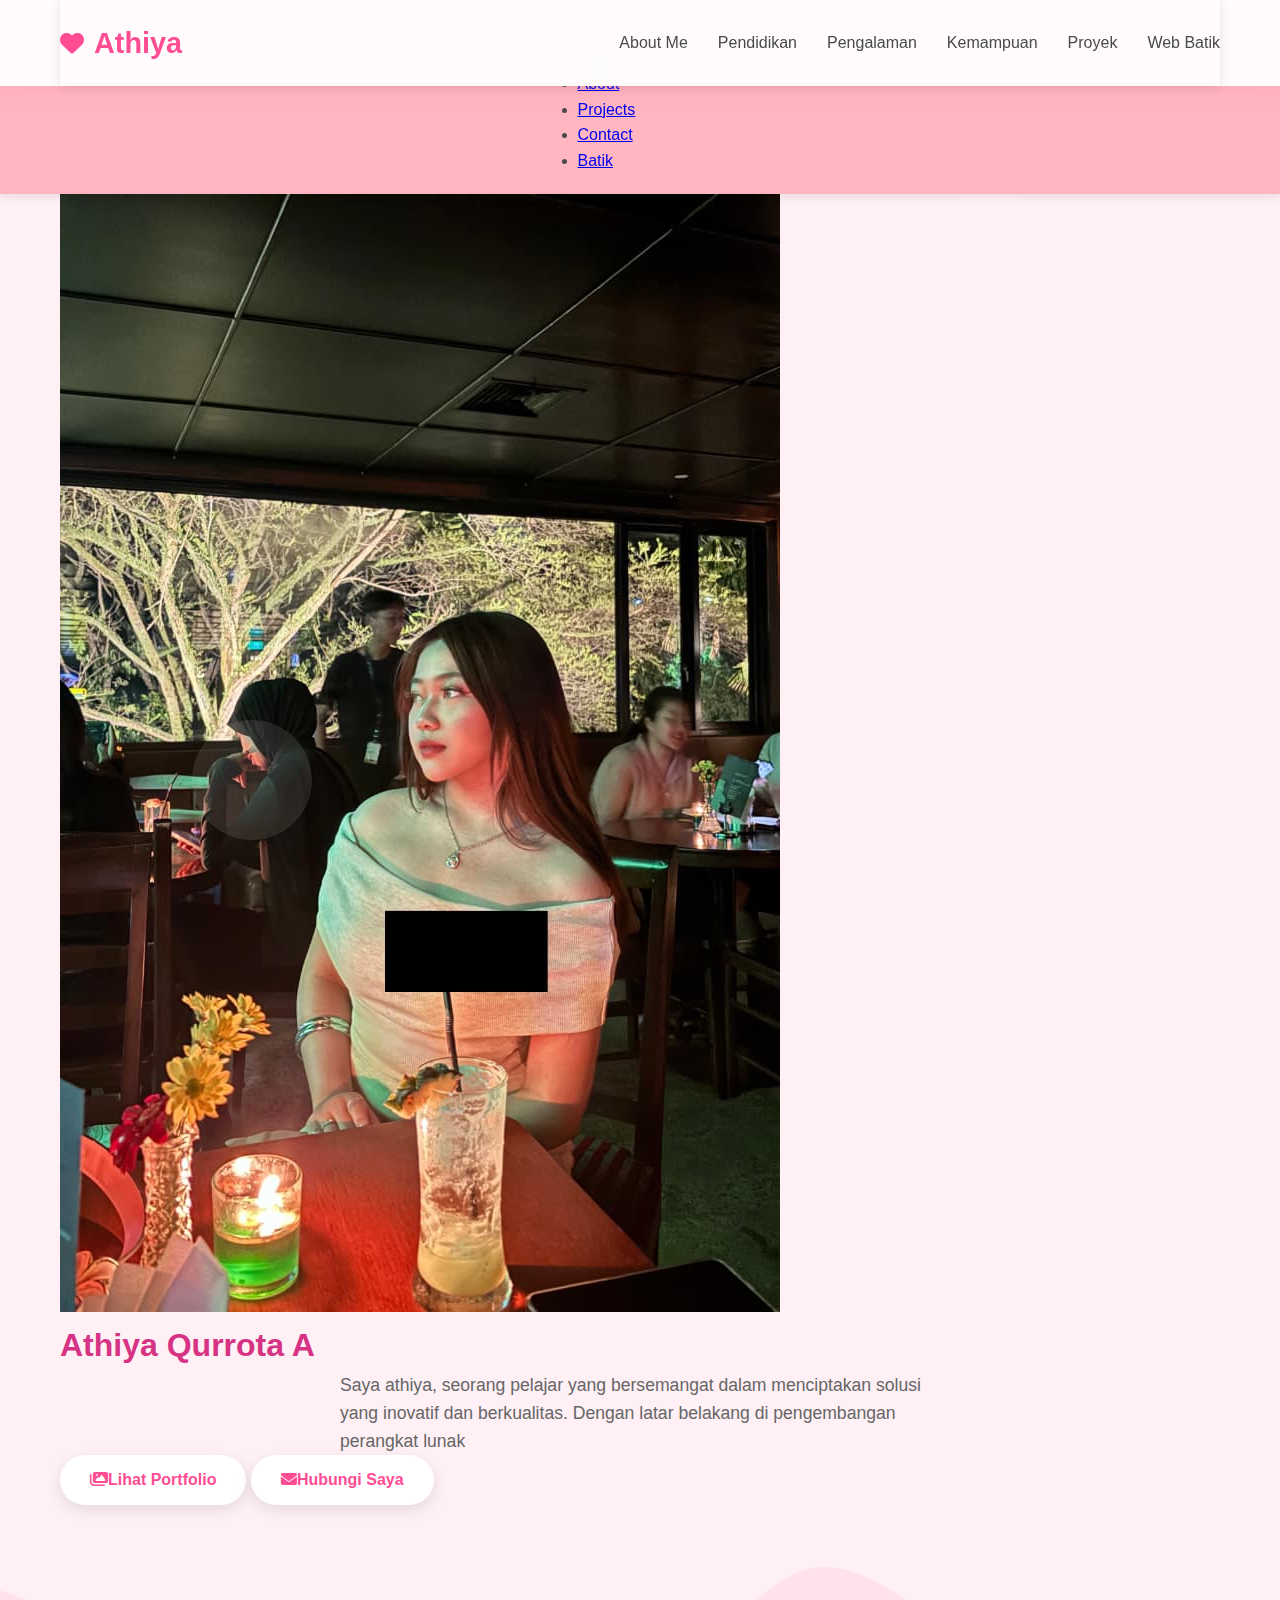
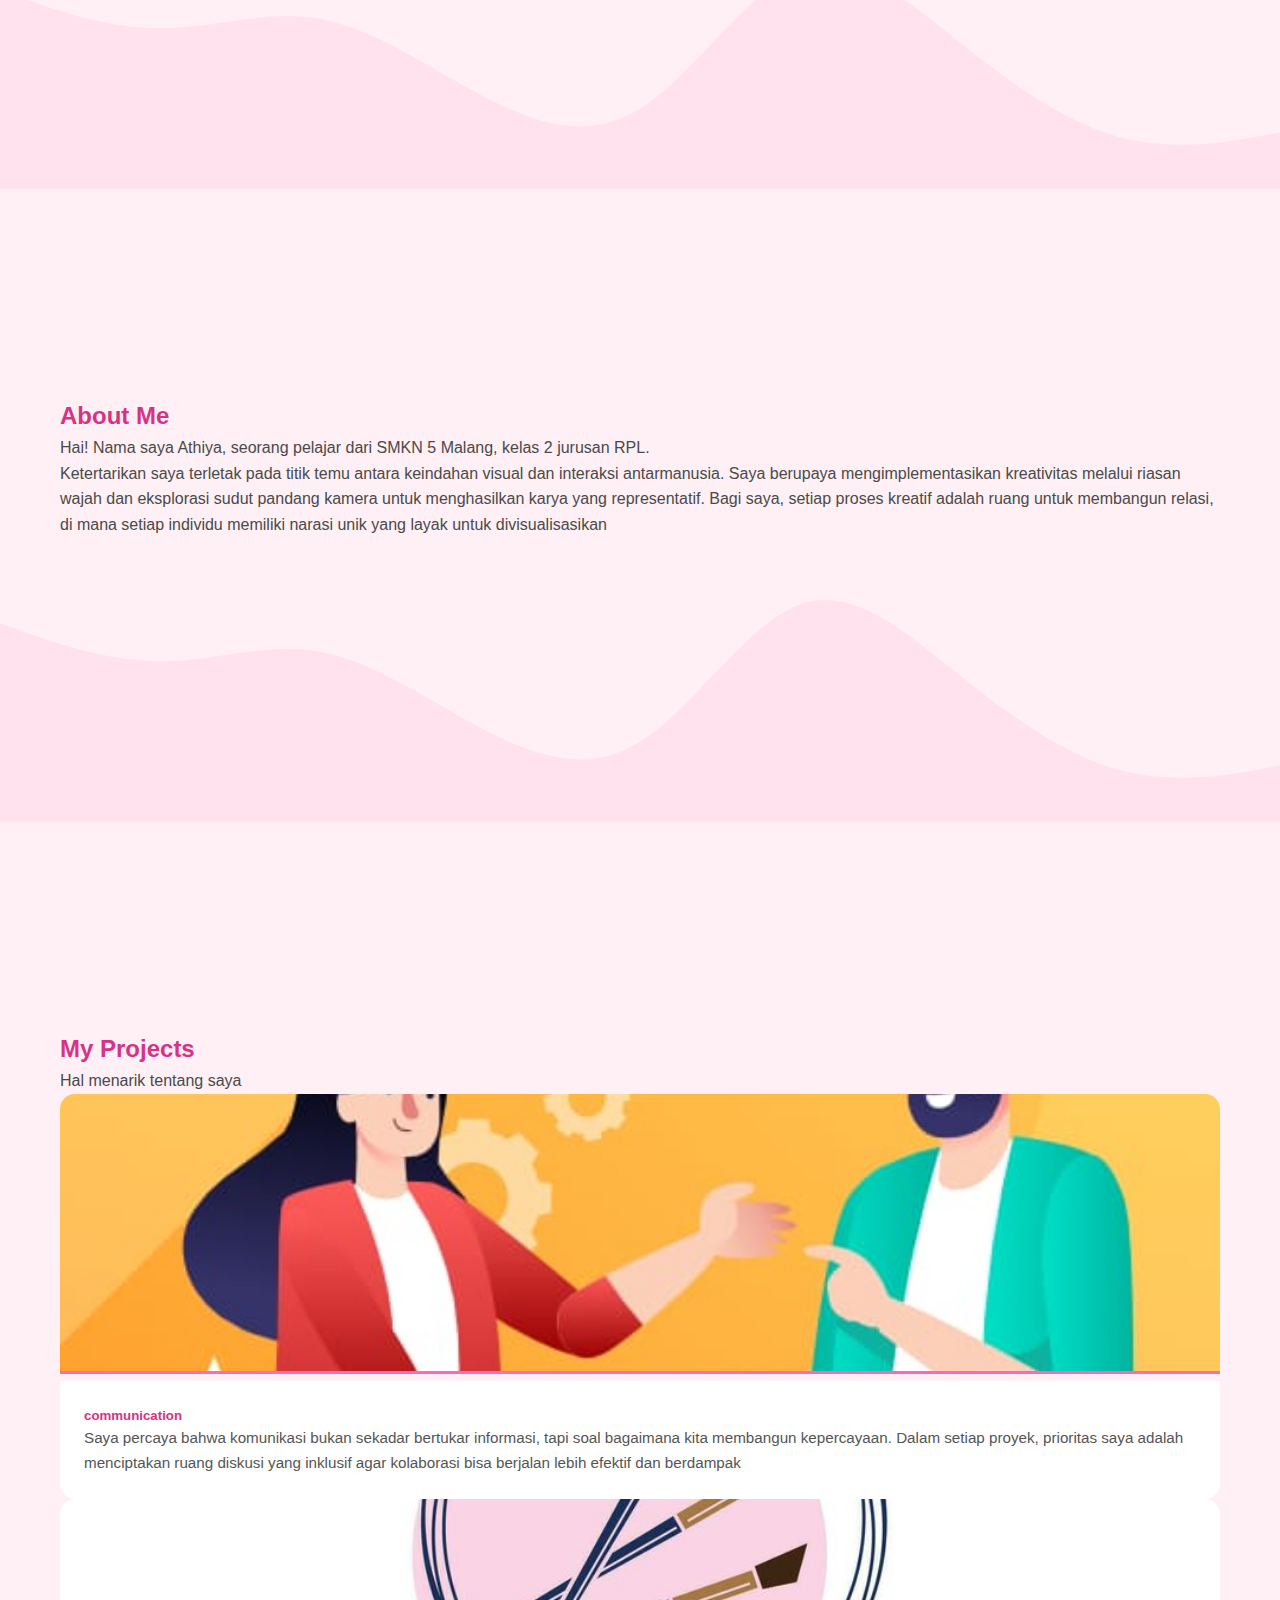
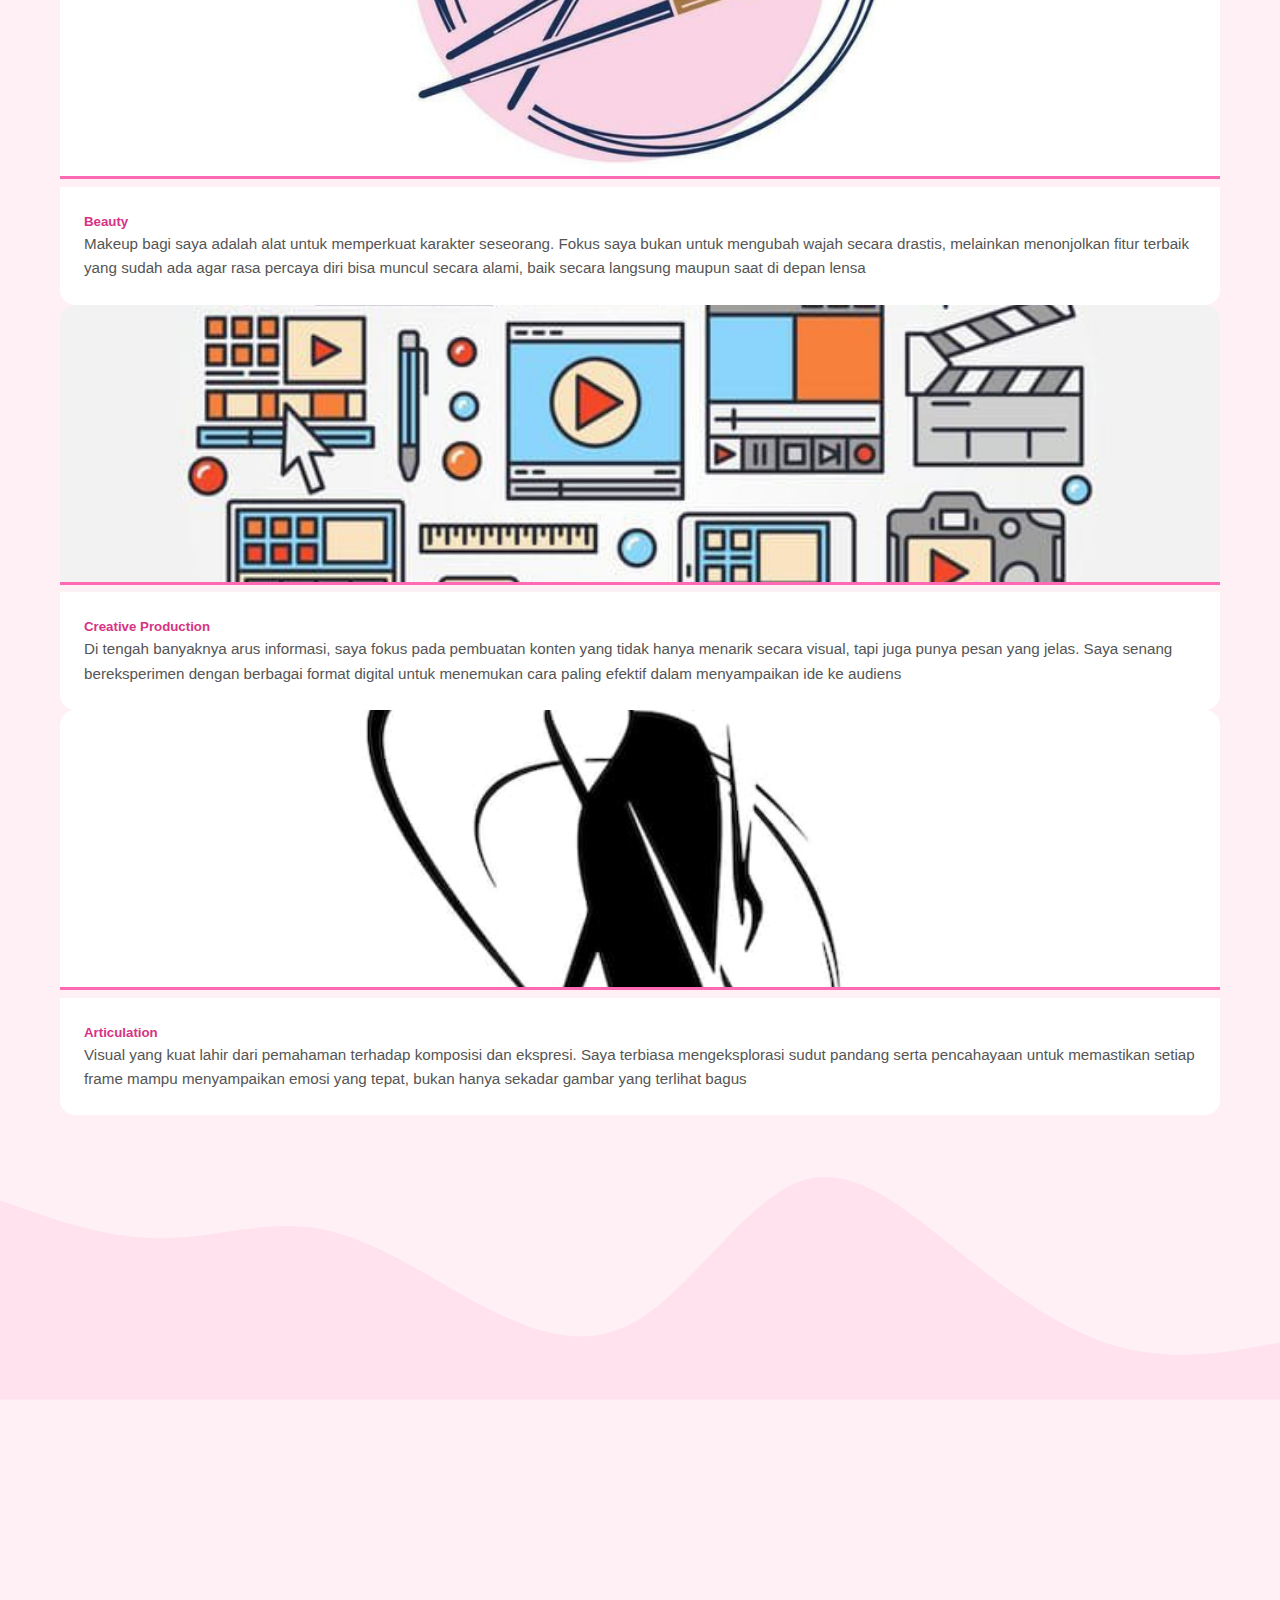
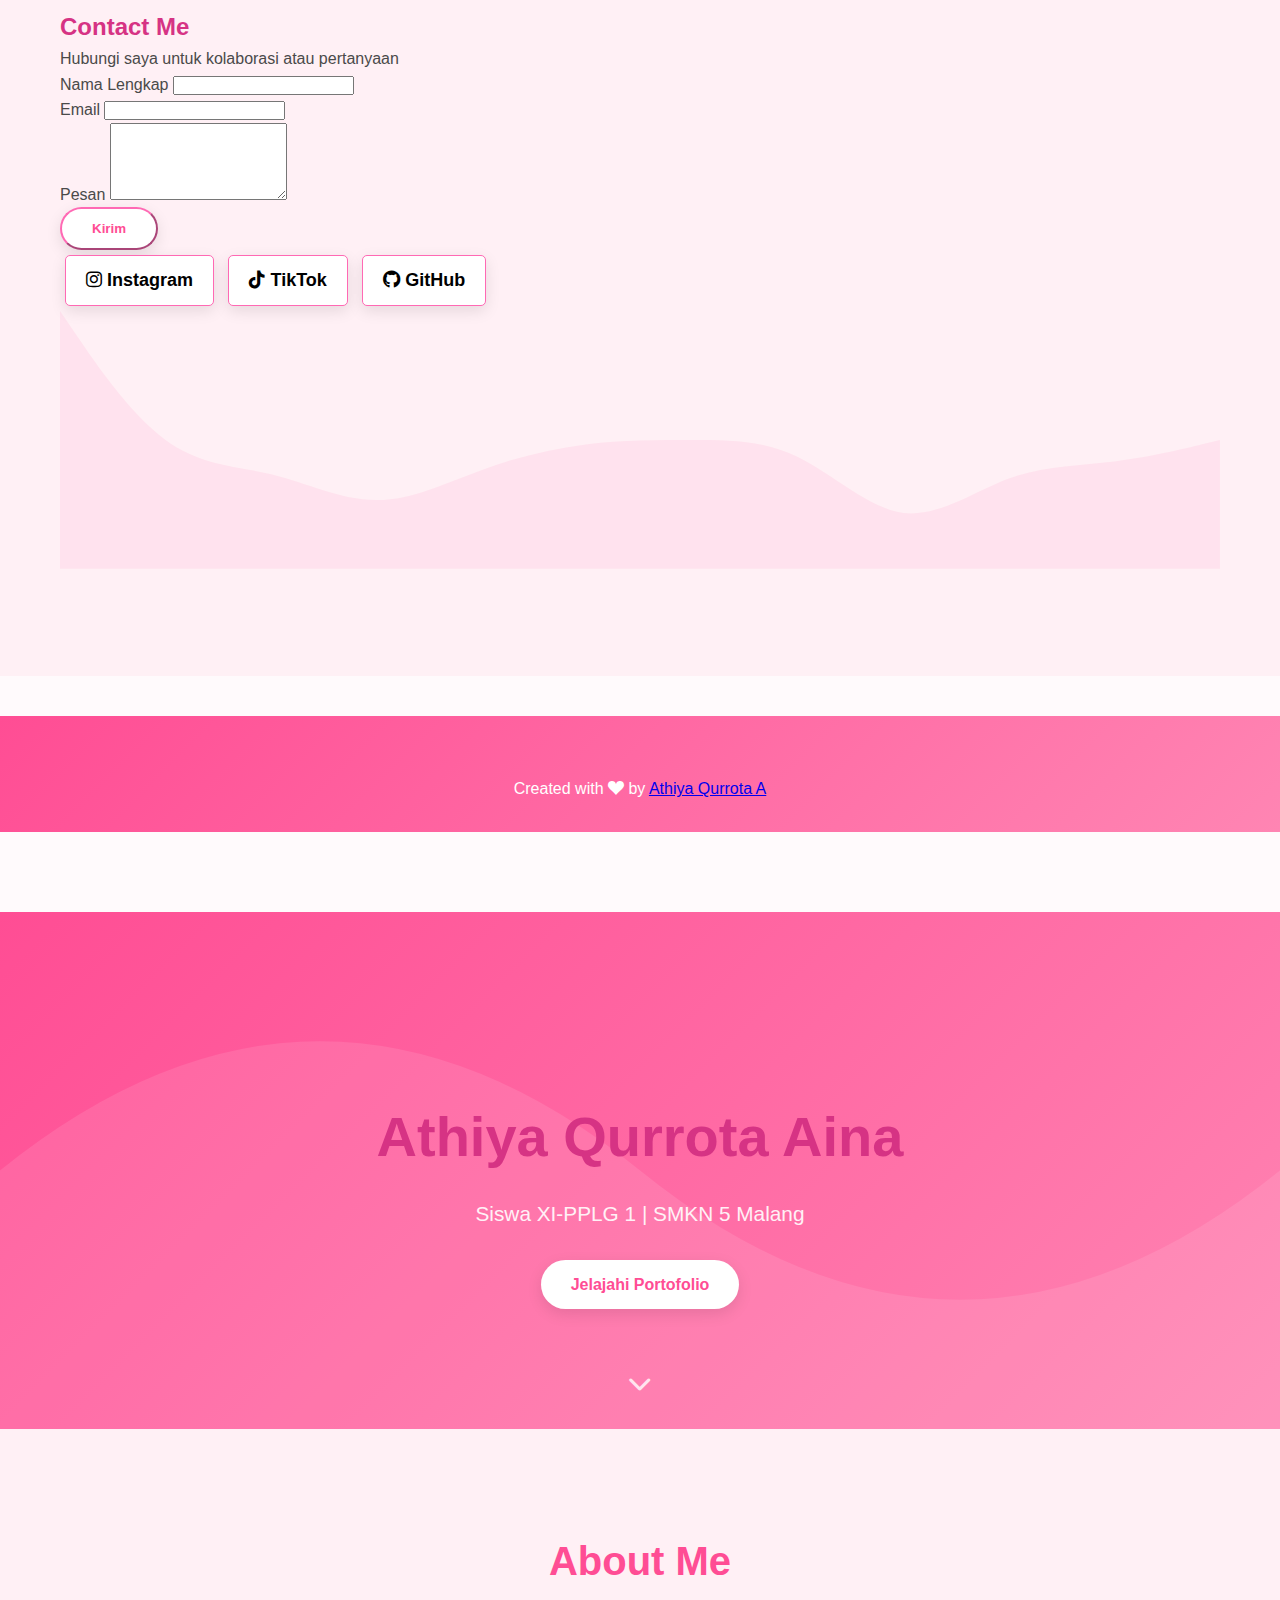
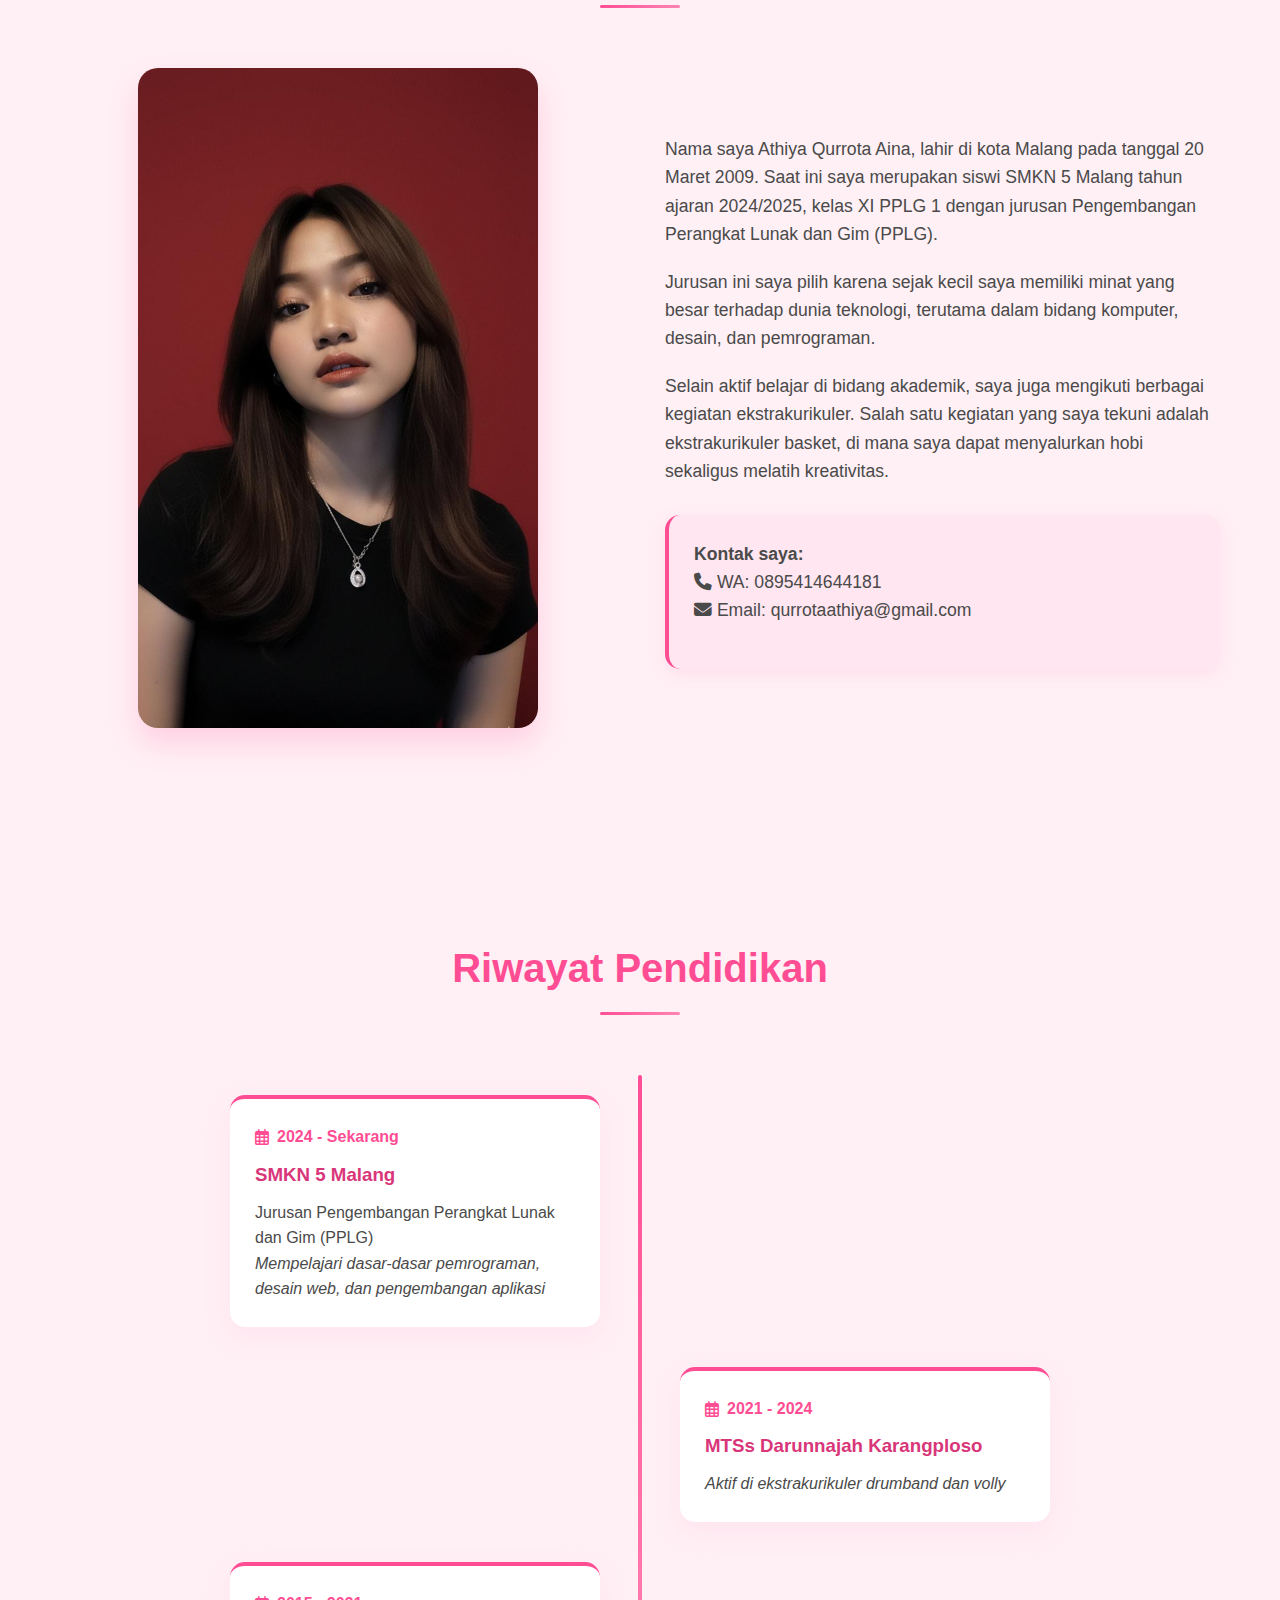
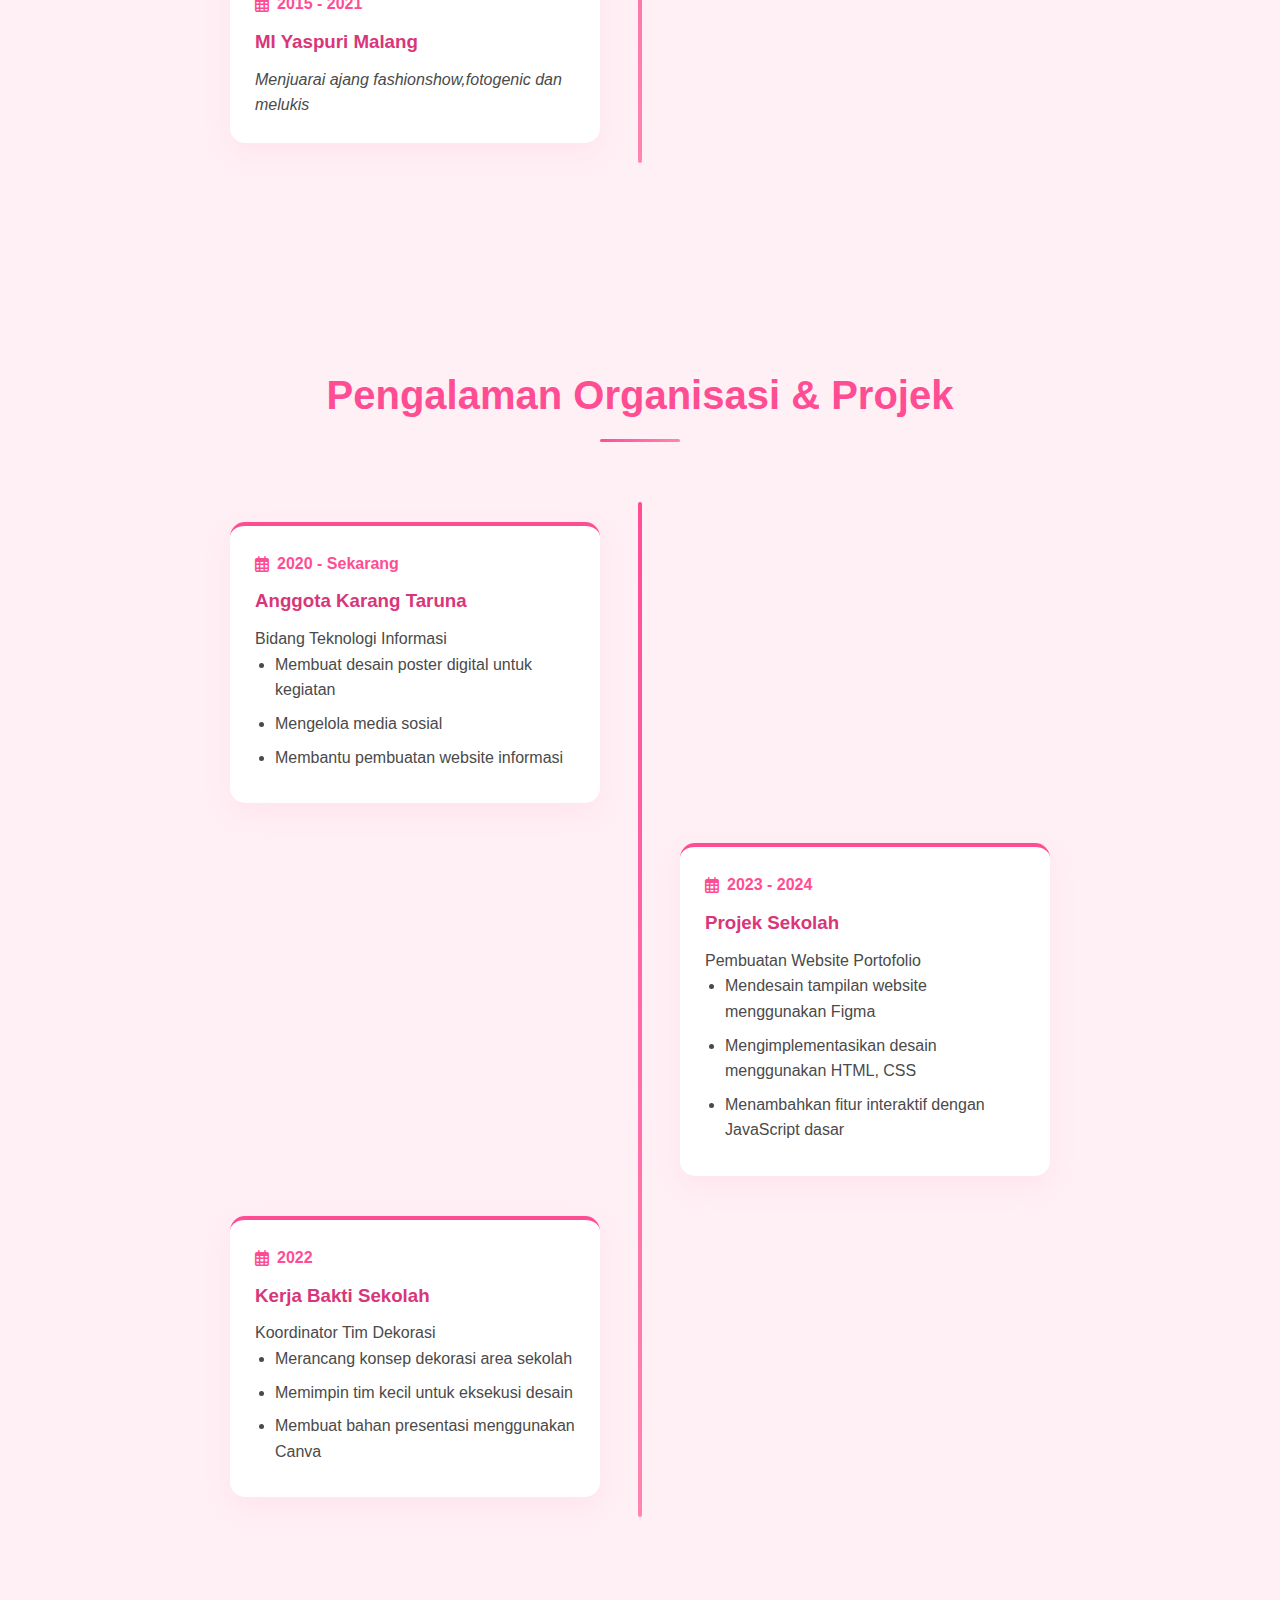
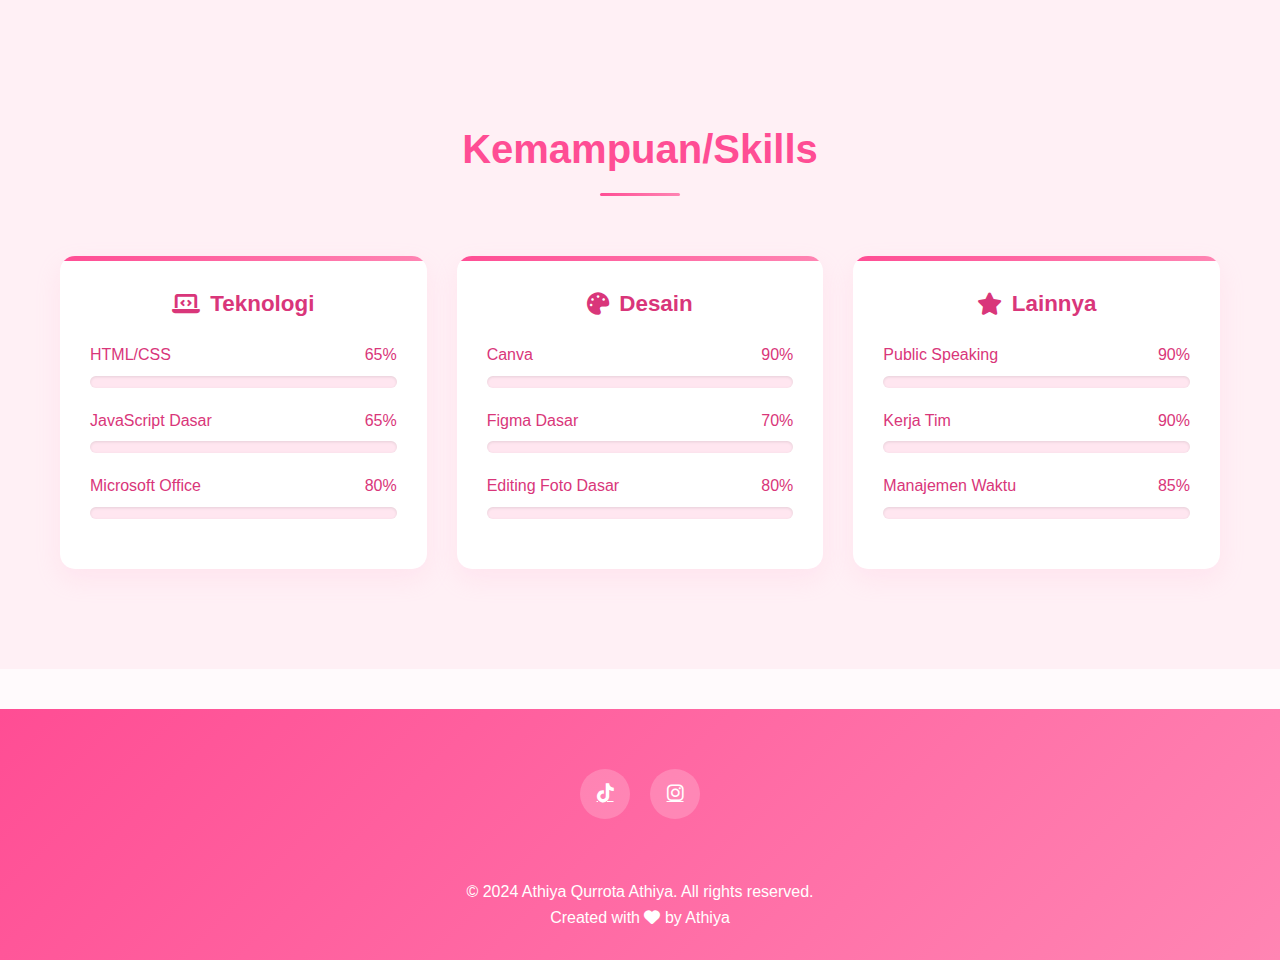
<file: index2.html>
<!DOCTYPE html>
<html lang="en">
  <head>
    <!-- Required meta tags -->
    <meta charset="utf-8" />
    <meta name="viewport" content="width=device-width, initial-scale=1" />

    <!-- Bootstrap CSS -->
    <link href="https://cdn.jsdelivr.net/npm/bootstrap@5.0.2/dist/css/bootstrap.min.css" rel="stylesheet" integrity="sha384-EVSTQN3/azprG1Anm3QDgpJLIm9Nao0Yz1ztcQTwFspd3yD65VohhpuuCOmLASjC" crossorigin="anonymous" />

    <!-- bootstrap icon-->
    <link rel="stylesheet" href="https://cdn.jsdelivr.net/npm/bootstrap-icons@1.13.1/font/bootstrap-icons.min.css" />

    <!-- Font Awesome -->
    <link href="https://cdnjs.cloudflare.com/ajax/libs/font-awesome/6.0.0-beta3/css/all.min.css" rel="stylesheet" />

    <style>
      .jumbotron {
        padding-top: 2rem;
        background-color: #fff0f5;
      }

      body {
        background-color: #fff0f5;
        margin: 0;
        font-family: "Arial", sans-serif;
      }

      section {
        padding-top: 5rem;
        background-color: #fff0f5;
      }

      .social-media a {
        font-size: 18px;
        color: #000;
        text-decoration: none;
        display: inline-block;
        margin: 5px;
        padding: 10px 20px;
        border-radius: 5px;
        transition: all 0.3s ease;
        border: 1px solid #ff69b4;
      }

      .social-media a:hover {
        background-color: #ff69b4;
        color: white;
        transform: translateY(-2px);
        box-shadow: 0 4px 8px rgba(255, 105, 180, 0.3);
      }

      /* Styling untuk card projects */
      .card {
        border: none;
        border-radius: 15px;
        overflow: hidden;
        transition: transform 0.3s ease, box-shadow 0.3s ease;
        height: 100%;
      }

      .card:hover {
        transform: translateY(-5px);
        box-shadow: 0 8px 25px rgba(255, 105, 180, 0.2);
      }

      .card-img-top {
        width: 100%;
        height: 280px;
        object-fit: cover;
        border-bottom: 3px solid #ff69b4;
      }

      .card-body {
        padding: 1.5rem;
        background-color: white;
      }

      .card-text {
        color: #555;
        line-height: 1.6;
        font-size: 0.95rem;
      }

      .navbar {
        box-shadow: 0 2px 10px rgba(0, 0, 0, 0.1);
      }

      .btn-primary {
        background-color: #ff69b4;
        border-color: #ff69b4;
      }

      .btn-primary:hover {
        background-color: #e0559c;
        border-color: #e0559c;
      }

      h1,
      h2 {
        color: #d63384;
        font-weight: 600;
      }

      .lead {
        color: #666;
        font-size: 1.1rem;
      }
    </style>

    <title>portofolio tya</title>
  </head>
  <body id="Home">
    <!-- navbar -->
    <nav class="navbar navbar-expand-lg navbar-light shadow fixed-top" style="background-color: rgb(255, 182, 193)">
      <div class="container">
        <a class="navbar-brand fw-bold" href="#" style="color: #d63384">Athiya Qurrota A</a>
        <button class="navbar-toggler" type="button" data-bs-toggle="collapse" data-bs-target="#navbarNav" aria-controls="navbarNav" aria-expanded="false" aria-label="Toggle navigation">
          <span class="navbar-toggler-icon"></span>
        </button>
        <div class="collapse navbar-collapse" id="navbarNav">
          <ul class="navbar-nav ms-auto">
            <li class="nav-item">
              <a class="nav-link active" aria-current="page" href="#home">Home</a>
            </li>
            <li class="nav-item">
              <a class="nav-link" href="#about">About</a>
            </li>
            <li class="nav-item">
              <a class="nav-link" href="#projects">Projects</a>
            </li>
            <li class="nav-item">
              <a class="nav-link" href="#contact">Contact</a>
            </li>
            <li class="nav-item">
              <a class="nav-link" href="batik.html">Batik</a>
            </li>
          </ul>
        </div>
      </div>
    </nav>
    <!-- akhir navbar -->

    <!-- jumbotron -->
<section class="jumbotron text-center" id="home">
  <div class="container">
    <div class="row justify-content-center align-items-center">
      <!-- Foto di atas teks untuk mobile, di samping untuk desktop -->
      <div class="col-lg-4 col-md-5 mb-4 mb-md-0">
        <div class="photo-container">
          <img src="Gambar WhatsApp 2025-10-01 pukul 07.59.13_36f36164.jpg" alt="Athiya Qurrota" class="rounded-circle img-thumbnail profile-photo" style="border-color: #ff69b4; border-width: 3px;" />
        </div>
      </div>
      <div class="col-lg-8 col-md-7">
        <h1 class="display-4 fw-bold mb-3">Athiya Qurrota A</h1>
        <p class="lead mb-4" style="max-width: 600px; margin: 0 auto;">
          Saya athiya, seorang pelajar yang bersemangat dalam menciptakan solusi yang inovatif dan berkualitas. Dengan latar belakang di pengembangan perangkat lunak
        </p>
        <div class="cta-buttons">
          <a href="#projects" class="btn btn-primary btn-lg me-3">
            <i class="fas fa-images me-2"></i>Lihat Portfolio
          </a>
          <a href="#contact" class="btn btn-outline-dark btn-lg">
            <i class="fas fa-envelope me-2"></i>Hubungi Saya
          </a>
        </div>
      </div>
    </div>
  </div>
  <svg xmlns="http://www.w3.org/2000/svg" viewBox="0 0 1440 320">
    <path
      fill="#ff69b4"
      fill-opacity="0.1"
      d="M0,96L30,106.7C60,117,120,139,180,138.7C240,139,300,117,360,128C420,139,480,181,540,213.3C600,245,660,267,720,229.3C780,192,840,96,900,74.7C960,53,1020,107,1080,154.7C1140,203,1200,245,1260,261.3C1320,277,1380,267,1410,261.3L1440,256L1440,320L1410,320C1380,320,1320,320,1260,320C1200,320,1140,320,1080,320C1020,320,960,320,900,320C840,320,780,320,720,320C660,320,600,320,540,320C480,320,420,320,360,320C300,320,240,320,180,320C120,320,60,320,30,320L0,320Z"
    ></path>
  </svg>
</section>
<!-- akhir jumbotron -->

    <!-- about -->
    <section id="about">
      <div class="container">
        <div class="row text-center mb-5">
          <div class="col">
            <h2>About Me</h2>
          </div>
        </div>
        <div class="row justify-content-center fs-5 text-center">
          <div class="col-md-4 mb-4">
            <p>Hai! Nama saya Athiya, seorang pelajar dari SMKN 5 Malang, kelas 2 jurusan RPL. </p>
          </div>
          <div class="col-md-4 mb-4">
            <p> Ketertarikan saya terletak pada titik temu antara keindahan visual dan interaksi antarmanusia. Saya berupaya mengimplementasikan kreativitas melalui riasan wajah dan eksplorasi sudut pandang kamera untuk menghasilkan karya yang representatif. Bagi saya, setiap proses kreatif adalah ruang untuk membangun relasi, di mana setiap individu memiliki narasi unik yang layak untuk divisualisasikan</p>
          </div>
        </div>
      </div>
      <svg xmlns="http://www.w3.org/2000/svg" viewBox="0 0 1440 320">
        <path
          fill="#ff69b4"
          fill-opacity="0.1"
          d="M0,96L30,106.7C60,117,120,139,180,138.7C240,139,300,117,360,128C420,139,480,181,540,213.3C600,245,660,267,720,229.3C780,192,840,96,900,74.7C960,53,1020,107,1080,154.7C1140,203,1200,245,1260,261.3C1320,277,1380,267,1410,261.3L1440,256L1440,320L1410,320C1380,320,1320,320,1260,320C1200,320,1140,320,1080,320C1020,320,960,320,900,320C840,320,780,320,720,320C660,320,600,320,540,320C480,320,420,320,360,320C300,320,240,320,180,320C120,320,60,320,30,320L0,320Z"
        ></path>
      </svg>
    </section>
    <!-- akhir about -->

    <!-- projects -->
    <section id="projects">
      <div class="container">
        <div class="row text-center mb-5">
          <div class="col">
            <h2>My Projects</h2>
            <p class="text-muted">Hal menarik tentang saya</p>
          </div>
        </div>
        <div class="row justify-content-center">
          <div class="col-md-6 col-lg-4 mb-4">
            <div class="card">
              <img src="kmnks.png" class="card-img-top" alt="Project Casual Chic" />
              <div class="card-body">
                <h5 class="card-title" style="color: #d63384">communication</h5>
                <p class="card-text"> Saya percaya bahwa komunikasi bukan sekadar bertukar informasi, tapi soal bagaimana kita membangun kepercayaan. Dalam setiap proyek, prioritas saya adalah menciptakan ruang diskusi yang inklusif agar kolaborasi bisa berjalan lebih efektif dan berdampak</p>
              </div>
            </div>
          </div>
          <div class="col-md-6 col-lg-4 mb-4">
            <div class="card">
              <img src="makeup.jpeg" class="card-img-top" alt="Project Campaign Styling" />
              <div class="card-body">
                <h5 class="card-title" style="color: #d63384">Beauty</h5>
                <p class="card-text">
                  Makeup bagi saya adalah alat untuk memperkuat karakter seseorang. Fokus saya bukan untuk mengubah wajah secara drastis, melainkan menonjolkan fitur terbaik yang sudah ada agar rasa percaya diri bisa muncul secara alami, baik secara langsung maupun saat di depan lensa
                </p>
              </div>
            </div>
          </div>
          <div class="col-md-6 col-lg-4 mb-4">
            <div class="card">
              <img src="konten.jpeg" class="card-img-top" alt="Project Natural Bride" />
              <div class="card-body">
                <h5 class="card-title" style="color: #d63384">Creative Production</h5>
                <p class="card-text">Di tengah banyaknya arus informasi, saya fokus pada pembuatan konten yang tidak hanya menarik secara visual, tapi juga punya pesan yang jelas. Saya senang bereksperimen dengan berbagai format digital untuk menemukan cara paling efektif dalam menyampaikan ide ke audiens</p>
              </div>
            </div>
          </div>
          <div class="col-md-6 col-lg-4 mb-4">
            <div class="card">
              <img src="foto.jpeg" class="card-img-top" alt="Project Glamour Night" />
              <div class="card-body">
                <h5 class="card-title" style="color: #d63384">Articulation</h5>
                <p class="card-text">Visual yang kuat lahir dari pemahaman terhadap komposisi dan ekspresi. Saya terbiasa mengeksplorasi sudut pandang serta pencahayaan untuk memastikan setiap frame mampu menyampaikan emosi yang tepat, bukan hanya sekadar gambar yang terlihat bagus</p>
              </div>
            </div>
          </div>
        </div>
      </div>

      <svg xmlns="http://www.w3.org/2000/svg" viewBox="0 0 1440 320">
        <path
          fill="#ff69b4"
          fill-opacity="0.1"
          d="M0,96L30,106.7C60,117,120,139,180,138.7C240,139,300,117,360,128C420,139,480,181,540,213.3C600,245,660,267,720,229.3C780,192,840,96,900,74.7C960,53,1020,107,1080,154.7C1140,203,1200,245,1260,261.3C1320,277,1380,267,1410,261.3L1440,256L1440,320L1410,320C1380,320,1320,320,1260,320C1200,320,1140,320,1080,320C1020,320,960,320,900,320C840,320,780,320,720,320C660,320,600,320,540,320C480,320,420,320,360,320C300,320,240,320,180,320C120,320,60,320,30,320L0,320Z"
        ></path>
      </svg>
    </section>
    <!-- akhir projects-->

    <!-- Section Kontak -->
    <section id="contact">
      <div class="container">
        <div class="row text-center mb-4">
          <div class="col">
            <h2>Contact Me</h2>
            <p class="text-muted">Hubungi saya untuk kolaborasi atau pertanyaan</p>
          </div>
        </div>
        <div class="row justify-content-center">
          <div class="col-md-8 col-lg-6">
            <form>
              <div class="mb-3">
                <label for="name" class="form-label">Nama Lengkap</label>
                <input type="text" class="form-control" id="name" aria-describedby="name" />
              </div>
              <div class="mb-3">
                <label for="email" class="form-label">Email</label>
                <input type="email" class="form-control" id="email" aria-describedby="email" />
              </div>
              <div class="mb-3">
                <label for="pesan" class="form-label">Pesan</label>
                <textarea class="form-control" id="pesan" rows="5"></textarea>
              </div>
              <button type="submit" class="btn btn-primary w-100">Kirim</button>
            </form>

            <!-- Ikon Media Sosial -->
            
<div class="social-media text-center mt-5">
  <a href="https://www.instagram.com/thyynaaaa" target="_blank" class="btn btn-outline-dark me-2"> 
    <i class="fab fa-instagram"></i> Instagram 
  </a>
  <a href="https://www.tiktok.com/@mothenna_" target="_blank" class="btn btn-outline-dark me-2"> 
    <i class="fab fa-tiktok"></i> TikTok 
  </a>
  <a href="https://github.com/username-anda" target="_blank" class="btn btn-outline-dark"> 
    <i class="fab fa-github"></i> GitHub 
  </a>
</div>
      <svg xmlns="http://www.w3.org/2000/svg" viewBox="0 0 1440 320">
        <path
          fill="#ff69b4"
          fill-opacity="0.1"
          d="M0,0L21.8,32C43.6,64,87,128,131,160C174.5,192,218,192,262,202.7C305.5,213,349,235,393,234.7C436.4,235,480,213,524,197.3C567.3,181,611,171,655,165.3C698.2,160,742,160,785,160C829.1,160,873,160,916,181.3C960,203,1004,245,1047,250.7C1090.9,256,1135,224,1178,208C1221.8,192,1265,192,1309,186.7C1352.7,181,1396,171,1418,165.3L1440,160L1440,320L1418.2,320C1396.4,320,1353,320,1309,320C1265.5,320,1222,320,1178,320C1134.5,320,1091,320,1047,320C1003.6,320,960,320,916,320C872.7,320,829,320,785,320C741.8,320,698,320,655,320C610.9,320,567,320,524,320C480,320,436,320,393,320C349.1,320,305,320,262,320C218.2,320,175,320,131,320C87.3,320,44,320,22,320L0,320Z"
        ></path>
      </svg>
    </section>
    <!-- Akhir Section Kontak -->

    <!-- Footer -->
    <footer class="text-white text-center pb-3" style="background-color: #ff69b4">
      <p class="mb-0 py-3">Created with <i class="bi bi-suit-heart-fill text-danger"></i> by <a href="https://www.instagram.com/thyynaaaa" class="text-white fw-bold">Athiya Qurrota A</a></p>
    </footer>
    <!-- Akhir Footer -->
     <!DOCTYPE html>
<html lang="id">
<head>
    <meta charset="UTF-8">
    <meta name="viewport" content="width=device-width, initial-scale=1.0">
    <title>Portofolio Athiya</title>
    <link rel="stylesheet" href="https://cdnjs.cloudflare.com/ajax/libs/font-awesome/6.4.0/css/all.min.css">
    <style>
        /* VARIABLES & RESET */
        :root {
            --primary-pink: #ff4d94;
            --secondary-pink: #ff85b3;
            --light-pink: #ffe6f0;
            --dark-pink: #d9367a;
            --accent-pink: #ffb6d5;
            --text-dark: #4a4a4a;
            --text-light: #777;
            --white: #ffffff;
            --gradient: linear-gradient(135deg, #ff4d94 0%, #ff85b3 100%);
            --gradient-light: linear-gradient(135deg, #ffe6f0 0%, #ffd1e6 100%);
        }

        * {
            margin: 0;
            padding: 0;
            box-sizing: border-box;
            font-family: 'Poppins', 'Segoe UI', sans-serif;
        }

        html {
            scroll-behavior: smooth;
        }

        body {
            background-color: #fffafc;
            color: var(--text-dark);
            line-height: 1.6;
            overflow-x: hidden;
        }

        .container {
            max-width: 1200px;
            margin: 0 auto;
            padding: 0 20px;
        }

        /* ANIMATIONS */
        @keyframes fadeInUp {
            from {
                opacity: 0;
                transform: translateY(40px);
            }
            to {
                opacity: 1;
                transform: translateY(0);
            }
        }

        @keyframes fadeInLeft {
            from {
                opacity: 0;
                transform: translateX(-40px);
            }
            to {
                opacity: 1;
                transform: translateX(0);
            }
        }

        @keyframes fadeInRight {
            from {
                opacity: 0;
                transform: translateX(40px);
            }
            to {
                opacity: 1;
                transform: translateX(0);
            }
        }

        @keyframes float {
            0%, 100% {
                transform: translateY(0);
            }
            50% {
                transform: translateY(-15px);
            }
        }

        @keyframes pulse {
            0%, 100% {
                transform: scale(1);
            }
            50% {
                transform: scale(1.05);
            }
        }

        @keyframes gradient {
            0% {
                background-position: 0% 50%;
            }
            50% {
                background-position: 100% 50%;
            }
            100% {
                background-position: 0% 50%;
            }
        }

        @keyframes rotate {
            from {
                transform: rotate(0deg);
            }
            to {
                transform: rotate(360deg);
            }
        }

        /* NAVBAR */
        nav {
            background: rgba(255, 255, 255, 0.95);
            backdrop-filter: blur(10px);
            box-shadow: 0 5px 20px rgba(255, 77, 148, 0.1);
            position: fixed;
            top: 0;
            width: 100%;
            z-index: 1000;
            transition: all 0.3s ease;
        }

        .navbar {
            display: flex;
            justify-content: space-between;
            align-items: center;
            padding: 20px 0;
        }

        .logo {
            font-size: 1.8rem;
            font-weight: 700;
            color: var(--primary-pink);
            display: flex;
            align-items: center;
        }

        .logo i {
            margin-right: 10px;
            font-size: 1.5rem;
        }

        .nav-links {
            display: flex;
            list-style: none;
        }

        .nav-links li {
            margin-left: 30px;
        }

        .nav-links a {
            text-decoration: none;
            color: var(--text-dark);
            font-weight: 500;
            transition: all 0.3s ease;
            position: relative;
            padding: 5px 0;
        }

        .nav-links a:hover {
            color: var(--primary-pink);
        }

        .nav-links a::after {
            content: '';
            position: absolute;
            width: 0;
            height: 2px;
            bottom: 0;
            left: 0;
            background: var(--gradient);
            transition: width 0.3s ease;
        }

        .nav-links a:hover::after {
            width: 100%;
        }

        .hamburger {
            display: none;
            cursor: pointer;
            flex-direction: column;
            justify-content: space-between;
            width: 25px;
            height: 20px;
        }

        .hamburger span {
            display: block;
            height: 3px;
            width: 100%;
            background-color: var(--text-dark);
            border-radius: 3px;
            transition: all 0.3s ease;
        }

        /* HEADER/HERO SECTION */
        .hero {
            background: var(--gradient);
            color: white;
            padding: 180px 0 120px;
            position: relative;
            overflow: hidden;
            margin-top: 80px;
        }

        .hero::before {
            content: '';
            position: absolute;
            top: 0;
            left: 0;
            width: 100%;
            height: 100%;
            background: url('data:image/svg+xml,<svg xmlns="http://www.w3.org/2000/svg" viewBox="0 0 1000 100" preserveAspectRatio="none"><path fill="rgba(255,255,255,0.1)" d="M0,50 Q250,0 500,50 T1000,50 L1000,100 L0,100 Z"></path></svg>');
            background-size: cover;
            background-position: center;
        }

        .hero-content {
            text-align: center;
            position: relative;
            z-index: 1;
            animation: fadeInUp 1s ease;
        }

        .hero h1 {
            font-size: 3.5rem;
            margin-bottom: 15px;
            font-weight: 700;
        }

        .hero p {
            font-size: 1.3rem;
            margin-bottom: 30px;
            opacity: 0.9;
        }

        .btn {
            display: inline-block;
            padding: 12px 30px;
            background: white;
            color: var(--primary-pink);
            border-radius: 50px;
            text-decoration: none;
            font-weight: 600;
            box-shadow: 0 5px 15px rgba(0, 0, 0, 0.1);
            transition: all 0.3s ease;
        }

        .btn:hover {
            transform: translateY(-3px);
            box-shadow: 0 8px 20px rgba(0, 0, 0, 0.15);
        }

        .scroll-indicator {
            position: absolute;
            bottom: 30px;
            left: 50%;
            transform: translateX(-50%);
            animation: float 2s ease-in-out infinite;
        }

        .scroll-indicator i {
            font-size: 1.5rem;
            color: white;
            opacity: 0.8;
        }

        /* DECORATIVE ELEMENTS */
        .floating-shapes {
            position: absolute;
            top: 0;
            left: 0;
            width: 100%;
            height: 100%;
            pointer-events: none;
            z-index: 0;
        }

        .shape {
            position: absolute;
            border-radius: 50%;
            background: rgba(255, 255, 255, 0.1);
            animation: float 6s ease-in-out infinite;
        }

        .shape-1 {
            width: 100px;
            height: 100px;
            top: 10%;
            left: 10%;
            animation-delay: 0s;
        }

        .shape-2 {
            width: 150px;
            height: 150px;
            top: 70%;
            left: 80%;
            animation-delay: 2s;
        }

        .shape-3 {
            width: 80px;
            height: 80px;
            top: 40%;
            left: 85%;
            animation-delay: 4s;
        }

        .shape-4 {
            width: 120px;
            height: 120px;
            top: 80%;
            left: 15%;
            animation-delay: 1s;
        }

        .shape-5 {
            width: 60px;
            height: 60px;
            top: 20%;
            left: 75%;
            animation-delay: 3s;
        }

        /* SECTION STYLES */
        section {
            padding: 100px 0;
            position: relative;
        }

        .section-title {
            text-align: center;
            margin-bottom: 60px;
            position: relative;
        }

        .section-title h2 {
            display: inline-block;
            font-size: 2.5rem;
            color: var(--primary-pink);
            position: relative;
            padding-bottom: 15px;
        }

        .section-title h2::after {
            content: '';
            position: absolute;
            bottom: 0;
            left: 50%;
            transform: translateX(-50%);
            width: 80px;
            height: 3px;
            background: var(--gradient);
            border-radius: 3px;
        }

        /* ABOUT SECTION */
        .about-content {
            display: flex;
            align-items: center;
            gap: 50px;
        }

        .about-img {
            flex: 1;
            text-align: center;
            position: relative;
        }

        .about-img::before {
            content: '';
            position: absolute;
            top: -20px;
            left: -20px;
            width: 100%;
            height: 100%;
            border: 3px solid var(--accent-pink);
            border-radius: 20px;
            z-index: -1;
        }

        .about-img img {
            width: 100%;
            max-width: 400px;
            border-radius: 20px;
            box-shadow: 0 15px 30px rgba(255, 77, 148, 0.2);
            transition: all 0.5s ease;
        }

        .about-img img:hover {
            transform: scale(1.03);
        }

        .about-text {
            flex: 1;
        }

        .about-text p {
            margin-bottom: 20px;
            font-size: 1.1rem;
        }

        .contact-info {
            margin-top: 30px;
            padding: 25px;
            background: var(--light-pink);
            border-radius: 15px;
            box-shadow: 0 5px 15px rgba(255, 182, 213, 0.3);
            border-left: 4px solid var(--primary-pink);
            animation: pulse 3s infinite;
        }

        /* TIMELINE STYLES */
        .timeline-container {
            position: relative;
            max-width: 900px;
            margin: 0 auto;
        }

        .timeline-container::before {
            content: '';
            position: absolute;
            width: 4px;
            background: var(--gradient);
            top: 0;
            bottom: 0;
            left: 50%;
            margin-left: -2px;
            border-radius: 10px;
        }

        .timeline-item {
            padding: 20px 40px;
            position: relative;
            width: 50%;
            box-sizing: border-box;
        }

        .timeline-item:nth-child(odd) {
            left: 0;
            animation: fadeInLeft 0.8s ease;
        }

        .timeline-item:nth-child(even) {
            left: 50%;
            animation: fadeInRight 0.8s ease;
        }

        .timeline-content {
            padding: 25px;
            background: white;
            border-radius: 15px;
            box-shadow: 0 10px 25px rgba(255, 182, 213, 0.2);
            border-top: 4px solid var(--primary-pink);
            transition: all 0.3s ease;
            position: relative;
        }

        .timeline-content:hover {
            transform: translateY(-5px);
            box-shadow: 0 15px 30px rgba(255, 77, 148, 0.3);
        }

        .timeline-date {
            font-weight: bold;
            color: var(--primary-pink);
            margin-bottom: 10px;
            display: flex;
            align-items: center;
        }

        .timeline-date i {
            margin-right: 8px;
        }

        .timeline-content h3 {
            color: var(--dark-pink);
            margin-bottom: 10px;
        }

        .timeline-content ul {
            padding-left: 20px;
        }

        .timeline-content li {
            margin-bottom: 8px;
        }

        /* SKILLS SECTION */
        .skills-container {
            display: grid;
            grid-template-columns: repeat(auto-fit, minmax(300px, 1fr));
            gap: 30px;
        }

        .skill-category {
            background: white;
            padding: 30px;
            border-radius: 15px;
            box-shadow: 0 10px 25px rgba(255, 182, 213, 0.2);
            transition: all 0.3s ease;
            position: relative;
            overflow: hidden;
        }

        .skill-category::before {
            content: '';
            position: absolute;
            top: 0;
            left: 0;
            width: 100%;
            height: 5px;
            background: var(--gradient);
        }

        .skill-category:hover {
            transform: translateY(-10px);
            box-shadow: 0 15px 30px rgba(255, 77, 148, 0.3);
        }

        .skill-category h3 {
            color: var(--dark-pink);
            margin-bottom: 20px;
            text-align: center;
            font-size: 1.4rem;
            display: flex;
            align-items: center;
            justify-content: center;
        }

        .skill-category h3 i {
            margin-right: 10px;
        }

        .skill-item {
            margin-bottom: 20px;
        }

        .skill-name {
            margin-bottom: 8px;
            font-weight: 500;
            color: var(--dark-pink);
            display: flex;
            justify-content: space-between;
        }

        .skill-bar {
            height: 12px;
            background-color: var(--light-pink);
            border-radius: 10px;
            overflow: hidden;
            box-shadow: inset 0 1px 3px rgba(0, 0, 0, 0.1);
        }

        .skill-level {
            height: 100%;
            background: var(--gradient);
            border-radius: 10px;
            width: 0;
            transition: width 1.5s ease;
            position: relative;
            overflow: hidden;
        }

        /* PROJECTS SECTION */
        .projects-grid {
            display: grid;
            grid-template-columns: repeat(auto-fill, minmax(350px, 1fr));
            gap: 30px;
        }

        .project-card {
            background: white;
            border-radius: 15px;
            overflow: hidden;
            box-shadow: 0 10px 25px rgba(255, 182, 213, 0.2);
            transition: all 0.3s ease;
        }

        .project-card:hover {
            transform: translateY(-10px);
            box-shadow: 0 15px 30px rgba(255, 77, 148, 0.3);
        }

        .project-img {
            height: 200px;
            background: var(--gradient-light);
            display: flex;
            align-items: center;
            justify-content: center;
            color: var(--primary-pink);
            font-size: 3rem;
        }

        .project-content {
            padding: 25px;
        }

        .project-content h3 {
            color: var(--dark-pink);
            margin-bottom: 10px;
        }

        .project-tags {
            display: flex;
            flex-wrap: wrap;
            gap: 8px;
            margin-top: 15px;
        }

        .tag {
            padding: 5px 12px;
            background: var(--light-pink);
            color: var(--primary-pink);
            border-radius: 20px;
            font-size: 0.8rem;
            font-weight: 500;
        }

        /* FOOTER */
        footer {
            background: var(--gradient);
            color: white;
            text-align: center;
            padding: 60px 0 30px;
            margin-top: 40px;
        }

        .social-links {
            display: flex;
            justify-content: center;
            gap: 20px;
            margin-bottom: 30px;
        }

        .social-links a {
            display: flex;
            align-items: center;
            justify-content: center;
            width: 50px;
            height: 50px;
            background: rgba(255, 255, 255, 0.2);
            border-radius: 50%;
            color: white;
            font-size: 1.2rem;
            transition: all 0.3s ease;
        }

        .social-links a:hover {
            background: white;
            color: var(--primary-pink);
            transform: translateY(-5px);
        }

        /* RESPONSIVE STYLES */
        @media (max-width: 768px) {
            .hamburger {
                display: flex;
            }

            .nav-links {
                position: fixed;
                top: 80px;
                right: -100%;
                width: 70%;
                height: calc(100vh - 80px);
                background-color: white;
                flex-direction: column;
                align-items: center;
                justify-content: flex-start;
                padding-top: 50px;
                transition: right 0.3s ease;
                box-shadow: -5px 0 15px rgba(0, 0, 0, 0.1);
            }

            .nav-links.active {
                right: 0;
            }

            .nav-links li {
                margin: 15px 0;
            }

            .about-content {
                flex-direction: column;
            }

            .timeline-container::before {
                left: 31px;
            }

            .timeline-item {
                width: 100%;
                padding-left: 70px;
                padding-right: 25px;
            }

            .timeline-item:nth-child(even) {
                left: 0;
            }

            .hero h1 {
                font-size: 2.5rem;
            }
        }
    </style>
</head>
<body>
    <!-- Floating Background Shapes -->
    <div class="floating-shapes">
        <div class="shape shape-1"></div>
        <div class="shape shape-2"></div>
        <div class="shape shape-3"></div>
        <div class="shape shape-4"></div>
        <div class="shape shape-5"></div>
    </div>

    <!-- Navbar -->
    <nav>
        <div class="container">
            <div class="navbar">
                <div class="logo"><i class="fas fa-heart"></i>Athiya</div>
                <ul class="nav-links">
                    <li><a href="#about">About Me</a></li>
                    <li><a href="#education">Pendidikan</a></li>
                    <li><a href="#experience">Pengalaman</a></li>
                    <li><a href="#skills">Kemampuan</a></li>
                    <li><a href="#projects">Proyek</a></li>
                       <li><a href="batik1.html">Web Batik</a></li>
          </ul>
                </ul>
                <div class="hamburger">
                    <span></span>
                    <span></span>
                    <span></span>
                </div>
            </div>
        </div>
    </nav>

    <!-- Header/Hero Section -->
    <section class="hero">
        <div class="container">
            <div class="hero-content">
                <h1>Athiya Qurrota Aina</h1>
                <p>Siswa XI-PPLG 1 | SMKN 5 Malang</p>
                <a href="#about" class="btn">Jelajahi Portofolio</a>
            </div>
            <div class="scroll-indicator">
                <i class="fas fa-chevron-down"></i>
            </div>
        </div>
    </section>

    <!-- About Me Section -->
    <section id="about">
        <div class="container">
            <div class="section-title">
                <h2>About Me</h2>
            </div>

            <div class="about-content">
                <div class="about-img">
                    <img src="tya.jpg" alt="Athiya Qurrota ">
                </div>

                <div class="about-text">
                    <p>Nama saya Athiya Qurrota Aina, lahir di kota Malang pada tanggal 20 Maret 2009. Saat ini saya merupakan siswi SMKN 5 Malang tahun ajaran 2024/2025, kelas XI PPLG 1 dengan jurusan Pengembangan Perangkat Lunak dan Gim (PPLG).</p>
                    <p>Jurusan ini saya pilih karena sejak kecil saya memiliki minat yang besar terhadap dunia teknologi, terutama dalam bidang komputer, desain, dan pemrograman.</p>
                    <p>Selain aktif belajar di bidang akademik, saya juga mengikuti berbagai kegiatan ekstrakurikuler. Salah satu kegiatan yang saya tekuni adalah ekstrakurikuler basket, di mana saya dapat menyalurkan hobi sekaligus melatih kreativitas.</p>
                    
                    <div class="contact-info">
                        <p>
                            <strong>Kontak saya:</strong><br />
                            <i class="fas fa-phone"></i> WA: 0895414644181<br />
                            <i class="fas fa-envelope"></i> Email: qurrotaathiya@gmail.com
                        </p>
                    </div>
                </div>
            </div>
        </div>
    </section>

    <!-- Education Section -->
    <section id="education">
        <div class="container">
            <div class="section-title">
                <h2>Riwayat Pendidikan</h2>
            </div>

            <div class="timeline-container">
                <div class="timeline-item">
                    <div class="timeline-content">
                        <div class="timeline-date"><i class="far fa-calendar-alt"></i> 2024 - Sekarang</div>
                        <h3>SMKN 5 Malang</h3>
                        <p>Jurusan Pengembangan Perangkat Lunak dan Gim (PPLG)</p>
                        <p><em>Mempelajari dasar-dasar pemrograman, desain web, dan pengembangan aplikasi</em></p>
                    </div>
                </div>

                <div class="timeline-item">
                    <div class="timeline-content">
                        <div class="timeline-date"><i class="far fa-calendar-alt"></i> 2021 - 2024</div>
                        <h3>MTSs Darunnajah Karangploso</h3>
                        <p><em>Aktif di ekstrakurikuler drumband dan volly</em></p>
                    </div>
                </div>

                <div class="timeline-item">
                    <div class="timeline-content">
                        <div class="timeline-date"><i class="far fa-calendar-alt"></i> 2015 - 2021</div>
                        <h3>MI Yaspuri Malang</h3>
                        <p><em>Menjuarai ajang fashionshow,fotogenic dan melukis</em></p>
                    </div>
                </div>
            </div>
        </div>
    </section>

    <!-- Work Experience Section -->
    <section id="experience">
        <div class="container">
            <div class="section-title">
                <h2>Pengalaman Organisasi & Projek</h2>
            </div>

            <div class="timeline-container">
                <div class="timeline-item">
                    <div class="timeline-content">
                        <div class="timeline-date"><i class="far fa-calendar-alt"></i> 2020 - Sekarang</div>
                        <h3>Anggota Karang Taruna</h3>
                        <p>Bidang Teknologi Informasi</p>
                        <ul>
                            <li>Membuat desain poster digital untuk kegiatan</li>
                            <li>Mengelola media sosial</li>
                            <li>Membantu pembuatan website informasi</li>
                        </ul>
                    </div>
                </div>

                <div class="timeline-item">
                    <div class="timeline-content">
                        <div class="timeline-date"><i class="far fa-calendar-alt"></i> 2023 - 2024</div>
                        <h3>Projek Sekolah</h3>
                        <p>Pembuatan Website Portofolio</p>
                        <ul>
                            <li>Mendesain tampilan website menggunakan Figma</li>
                            <li>Mengimplementasikan desain menggunakan HTML, CSS</li>
                            <li>Menambahkan fitur interaktif dengan JavaScript dasar</li>
                        </ul>
                    </div>
                </div>

                <div class="timeline-item">
                    <div class="timeline-content">
                        <div class="timeline-date"><i class="far fa-calendar-alt"></i> 2022</div>
                        <h3>Kerja Bakti Sekolah</h3>
                        <p>Koordinator Tim Dekorasi</p>
                        <ul>
                            <li>Merancang konsep dekorasi area sekolah</li>
                            <li>Memimpin tim kecil untuk eksekusi desain</li>
                            <li>Membuat bahan presentasi menggunakan Canva</li>
                        </ul>
                    </div>
                </div>
            </div>
        </div>
    </section>

    <!-- Skills Section -->
    <section id="skills">
        <div class="container">
            <div class="section-title">
                <h2>Kemampuan/Skills</h2>
            </div>

            <div class="skills-container">
                <div class="skill-category">
                    <h3><i class="fas fa-laptop-code"></i> Teknologi</h3>
                    <div class="skill-item">
                        <div class="skill-name">HTML/CSS <span>65%</span></div>
                        <div class="skill-bar">
                            <div class="skill-level" data-width="65"></div>
                        </div>
                    </div>
                    <div class="skill-item">
                        <div class="skill-name">JavaScript Dasar <span>65%</span></div>
                        <div class="skill-bar">
                            <div class="skill-level" data-width="65"></div>
                        </div>
                    </div>
                    <div class="skill-item">
                        <div class="skill-name">Microsoft Office <span>80%</span></div>
                        <div class="skill-bar">
                            <div class="skill-level" data-width="80"></div>
                        </div>
                    </div>
                </div>

                <div class="skill-category">
                    <h3><i class="fas fa-palette"></i> Desain</h3>
                    <div class="skill-item">
                        <div class="skill-name">Canva <span>90%</span></div>
                        <div class="skill-bar">
                            <div class="skill-level" data-width="90"></div>
                        </div>
                    </div>
                    <div class="skill-item">
                        <div class="skill-name">Figma Dasar <span>70%</span></div>
                        <div class="skill-bar">
                            <div class="skill-level" data-width="70"></div>
                        </div>
                    </div>
                    <div class="skill-item">
                        <div class="skill-name">Editing Foto Dasar <span>80%</span></div>
                        <div class="skill-bar">
                            <div class="skill-level" data-width="80"></div>
                        </div>
                    </div>
                </div>

                <div class="skill-category">
                    <h3><i class="fas fa-star"></i> Lainnya</h3>
                    <div class="skill-item">
                        <div class="skill-name">Public Speaking <span>90%</span></div>
                        <div class="skill-bar">
                            <div class="skill-level" data-width="90"></div>
                        </div>
                    </div>
                    <div class="skill-item">
                        <div class="skill-name">Kerja Tim <span>90%</span></div>
                        <div class="skill-bar">
                            <div class="skill-level" data-width="90"></div>
                        </div>
                    </div>
                    <div class="skill-item">
                        <div class="skill-name">Manajemen Waktu <span>85%</span></div>
                        <div class="skill-bar">
                            <div class="skill-level" data-width="85"></div>
                        </div>
                    </div>
                </div>
            </div>
        </div>
    </section>

  
    <!-- Footer -->
    <footer>
        <div class="container">
            <div class="social-links">
                 <div class="social-links">
                        <a href="https://www.tiktok.com/@mothenna_" target="_blank"><i class="fab fa-tiktok"></i></a>
                        <a href="https://www.instagram.com/thyynaaaa" target="_blank"><i class="fab fa-instagram"></i></a>
                    </div>
            </div>
            <p>&copy; 2024 Athiya Qurrota Athiya. All rights reserved.</p>
            <p>Created with <i class="fas fa-heart"></i> by Athiya</p>
        </div>
    </footer>

    
    <script>

    
        // Hamburger menu toggle
        const hamburger = document.querySelector(".hamburger");
        const navLinks = document.querySelector(".nav-links");

        hamburger.addEventListener("click", () => {
            navLinks.classList.toggle("active");
            hamburger.classList.toggle("active");
        });

        // Close menu when clicking on a link
        document.querySelectorAll(".nav-links a").forEach((link) => {
            link.addEventListener("click", () => {
                navLinks.classList.remove("active");
                hamburger.classList.remove("active");
            });
        });

        // Smooth scrolling for navigation links
        document.querySelectorAll('a[href^="#"]').forEach((anchor) => {
            anchor.addEventListener("click", function (e) {
                e.preventDefault();

                const targetId = this.getAttribute("href");
                const targetElement = document.querySelector(targetId);

                window.scrollTo({
                    top: targetElement.offsetTop - 80,
                    behavior: "smooth",
                });
            });
        });

        // Animate skill bars when scrolled into view
        const skillLevels = document.querySelectorAll(".skill-level");
        
        const observer = new IntersectionObserver((entries) => {
            entries.forEach(entry => {
                if (entry.isIntersecting) {
                    skillLevels.forEach(level => {
                        const width = level.getAttribute("data-width");
                        setTimeout(() => {
                            level.style.width = {width};
                        }, 200);
                    });
                }
            });
        }, { threshold: 0.5 });

        observer.observe(document.getElementById("skills"));

        // Navbar background on scroll
        window.addEventListener("scroll", () => {
            const nav = document.querySelector("nav");
            if (window.scrollY > 50) {
                nav.style.background = "rgba(255, 255, 255, 0.98)";
                nav.style.boxShadow = "0 5px 20px rgba(255, 77, 148, 0.15)";
            } else {
                nav.style.background = "rgba(255, 255, 255, 0.95)";
                nav.style.boxShadow = "0 5px 20px rgsba(255, 77, 148, 0.1)";
            }
        });

        // Add animation to elements on page load
        window.addEventListener("load", () => {
            document.querySelector(".hero-content").classList.add("animated");
        });
    </script>
</body>
</html>

    <!-- Bootstrap JS -->
    <script src="https://cdn.jsdelivr.net/npm/bootstrap@5.0.2/dist/js/bootstrap.bundle.min.js" integrity="sha384-MrcW6ZMFYlzcLA8Nl+NtUVF0sA7MsXsP1UyJoMp4YLEuNSfAP+JcXn/tWtIaxVXM" crossorigin="anonymous"></script>
  </body>
</html>
</file>
